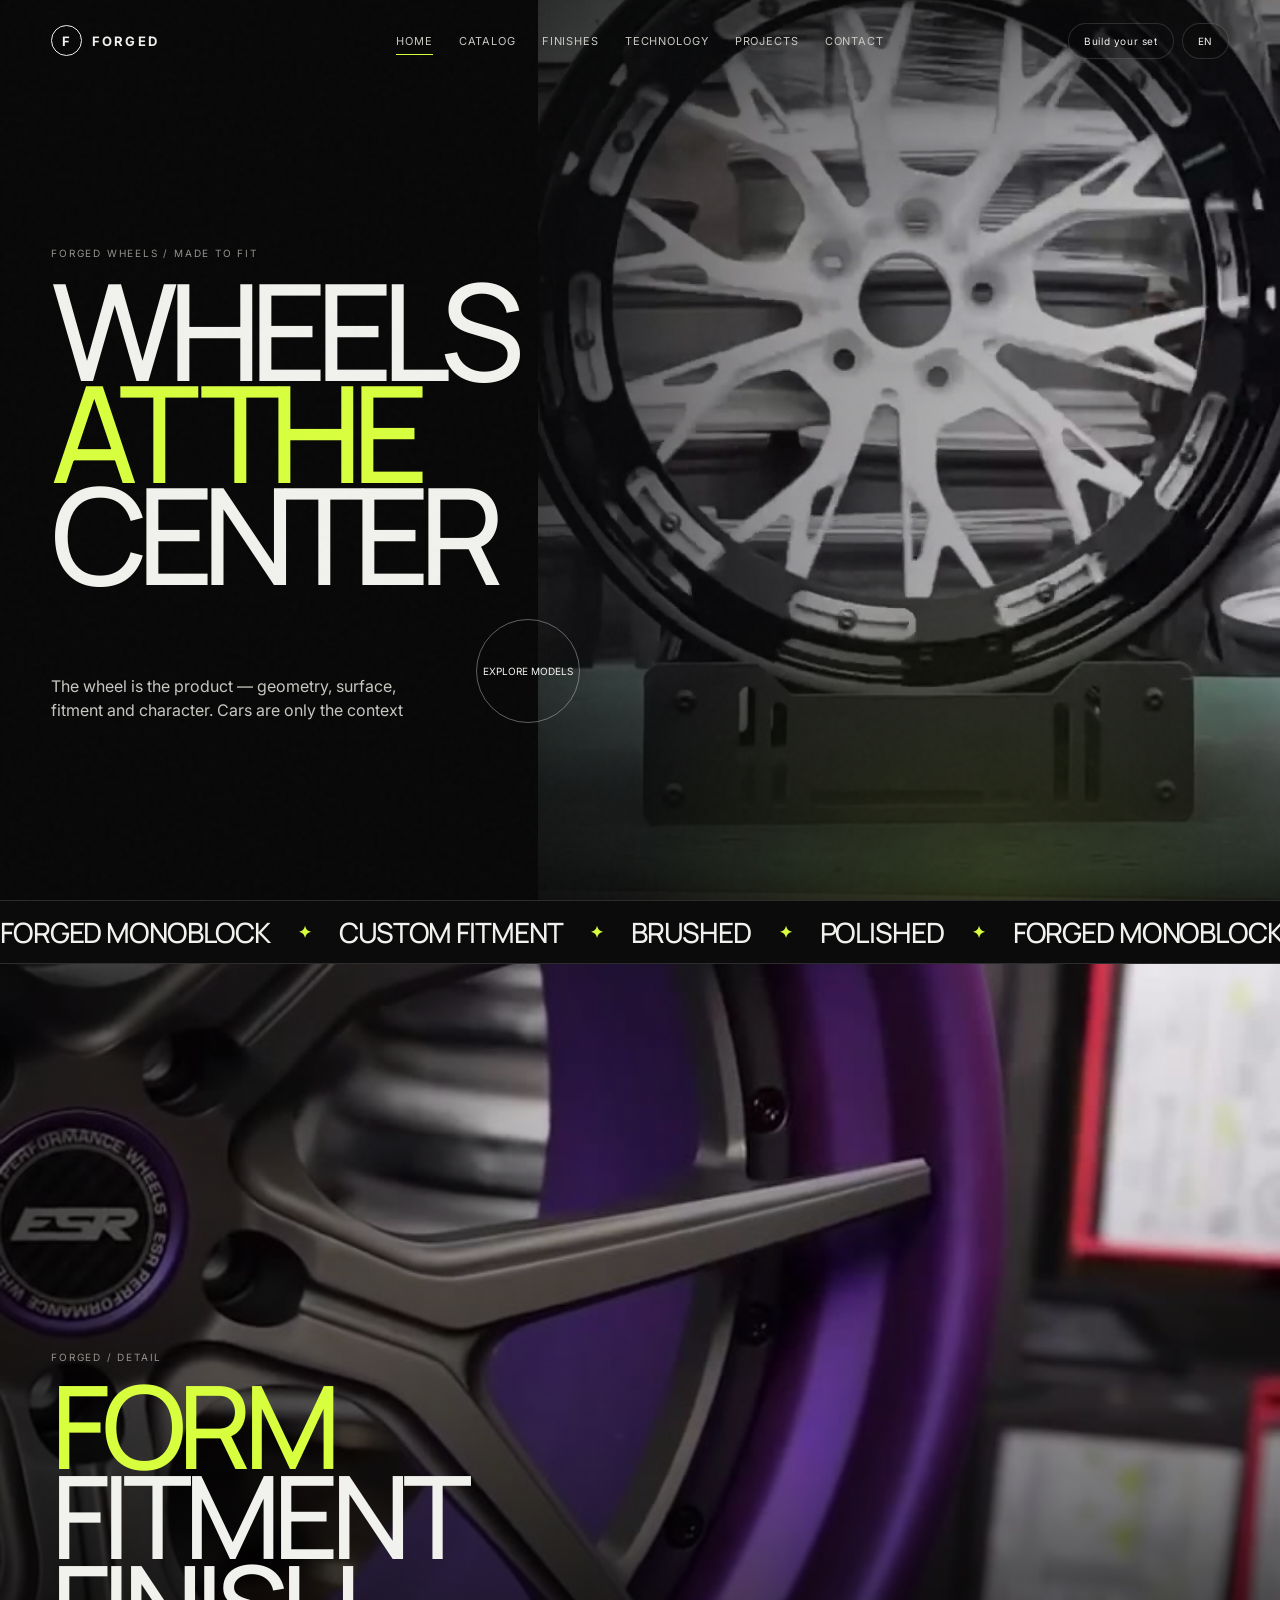
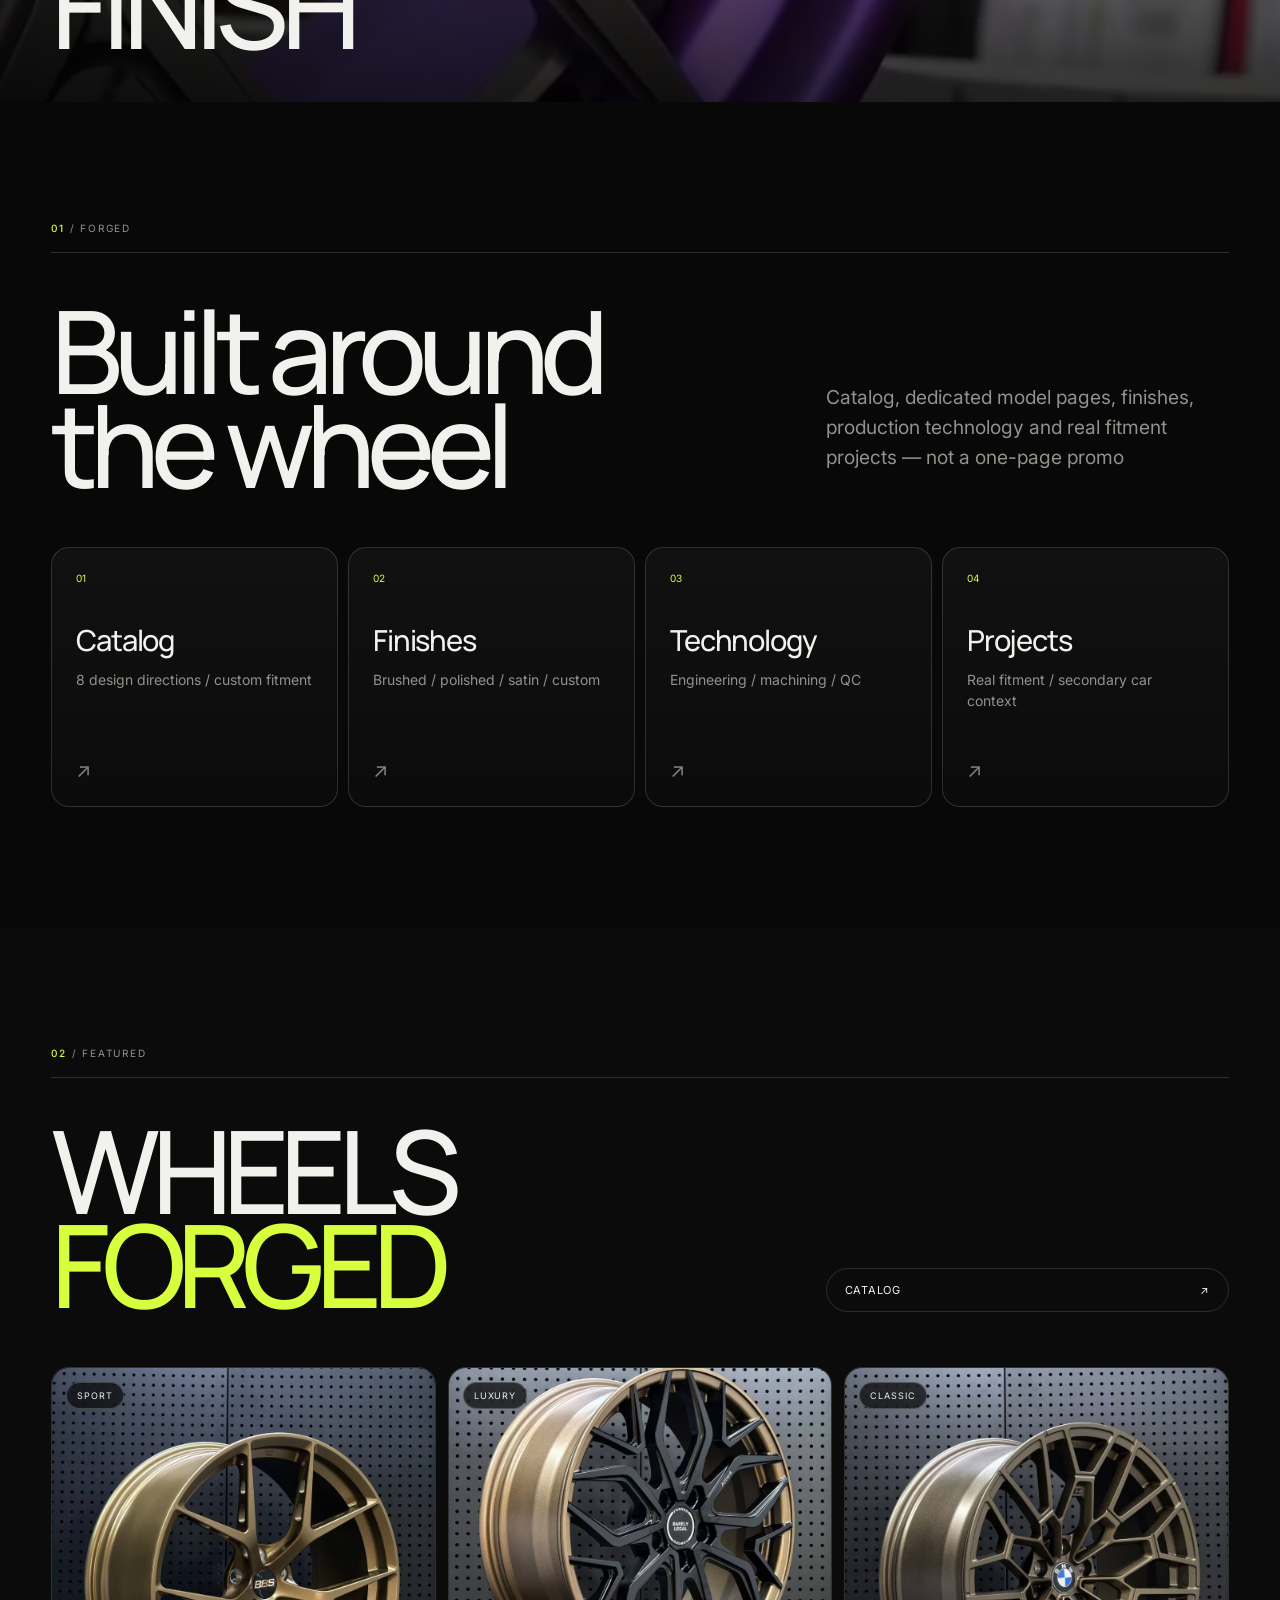
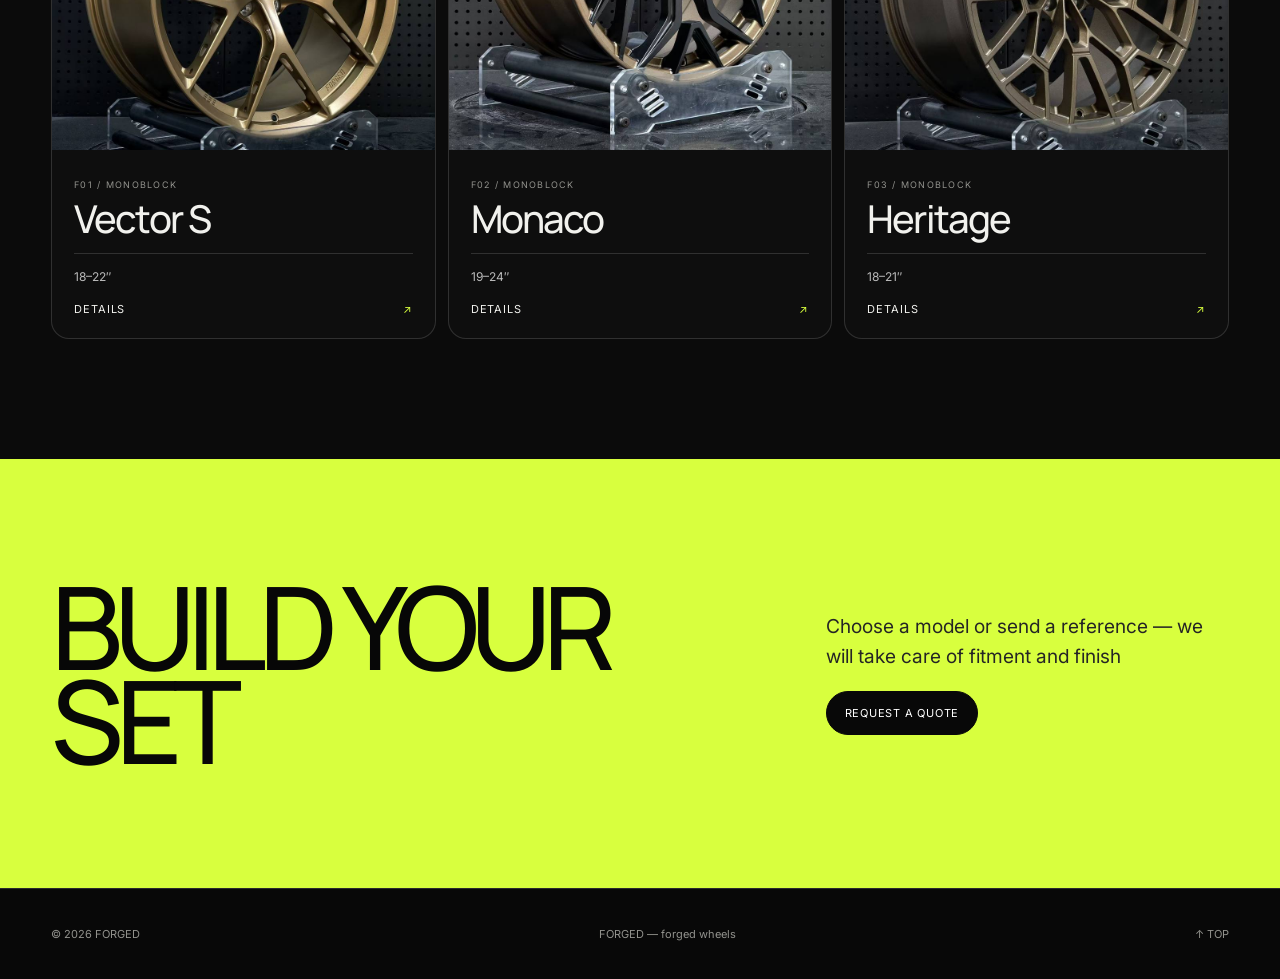
<file: index.html>
<!doctype html>
<html lang="ru">
 <head>
  <meta charset="utf-8"/>
  <meta content="width=device-width,initial-scale=1,viewport-fit=cover" name="viewport"/>
  <meta content="#080808" name="theme-color"/>
  <meta content="dark" name="color-scheme"/>
  <style>html,body{background:#080808;color:#f1f1ed}</style>
  <title>
   FORGED — forged wheels
  </title>
  <link href="assets/hero-bg-poster.jpg" rel="preload" as="image"/>
  <link href="style.css" rel="stylesheet"/>
 </head>
 <body id="top">
  <div class="noise">
  </div>
  <div class="progress">
  </div>
  <header class="header">
   <a class="logo" href="index.html">
    <span class="logo-mark">
     F
    </span>
    <span>
     FORGED
    </span>
   </a>
   <nav class="nav">
    <a class="active" data-i18n="nav_home" href="index.html">
     Главная
    </a>
    <a class="" data-i18n="nav_catalog" href="catalog.html">
     Каталог
    </a>
    <a class="" data-i18n="nav_finishes" href="finishes.html">
     Покрытия
    </a>
    <a class="" data-i18n="nav_tech" href="technology.html">
     Технологии
    </a>
    <a class="" data-i18n="nav_projects" href="projects.html">
     Проекты
    </a>
    <a class="" data-i18n="nav_contact" href="contact.html">
     Контакты
    </a>
   </nav>
   <div class="header-actions">
    <a class="pill cta-pill" data-i18n="quote" href="contact.html">
     Рассчитать комплект
    </a>
    <div class="locale">
     <button class="pill locale-btn" data-locale-label="">
      RU
     </button>
     <div class="locale-menu">
      <button data-lang="ru">
       Русский
      </button>
      <button data-lang="en">
       English
      </button>
      <button data-lang="ja">
       日本語
      </button>
      <button data-lang="zh">
       简体中文
      </button>
     </div>
    </div>
    <button aria-label="Menu" class="menu-btn">
     <span>
     </span>
     <span>
     </span>
    </button>
   </div>
  </header>
  <div class="mobile-menu">
   <a href="index.html">
    <span data-i18n="nav_home">
     Главная
    </span>
    <small>
     01
    </small>
   </a>
   <a href="catalog.html">
    <span data-i18n="nav_catalog">
     Каталог
    </span>
    <small>
     02
    </small>
   </a>
   <a href="finishes.html">
    <span data-i18n="nav_finishes">
     Покрытия
    </span>
    <small>
     03
    </small>
   </a>
   <a href="technology.html">
    <span data-i18n="nav_tech">
     Технологии
    </span>
    <small>
     04
    </small>
   </a>
   <a href="projects.html">
    <span data-i18n="nav_projects">
     Проекты
    </span>
    <small>
     05
    </small>
   </a>
   <a href="contact.html">
    <span data-i18n="nav_contact">
     Контакты
    </span>
    <small>
     06
    </small>
   </a>
   <div style="margin-top:25px">
    <div class="locale">
     <button class="pill locale-btn" data-locale-label="">
      RU
     </button>
     <div class="locale-menu">
      <button data-lang="ru">
       Русский
      </button>
      <button data-lang="en">
       English
      </button>
      <button data-lang="ja">
       日本語
      </button>
      <button data-lang="zh">
       简体中文
      </button>
     </div>
    </div>
   </div>
  </div>
  <main>
   <section class="hero video-hero">
    <div class="hero-video-layer" aria-hidden="true">
        <video
            class="hero-bg-video"
            autoplay
            muted
            loop
            playsinline
            webkit-playsinline
            preload="metadata"
            poster="assets/hero-bg-poster.jpg"
        >
            <source src="assets/hero-bg.mp4" type="video/mp4">
        </video>

        <div class="hero-video-overlay"></div>
        <div class="hero-video-vignette"></div>
    </div>

    <div class="hero-copy">
        <div class="kicker" data-i18n="hero_k">
            FORGED WHEELS / MADE TO FIT
        </div>

        <h1>
            <span data-i18n="hero_a">
                ДИСКИ
            </span>

            <span class="accent" data-i18n="hero_b">
                В ЦЕНТРЕ
            </span>

            <span data-i18n="hero_c">
                ВСЕГО
            </span>
        </h1>

        <div class="hero-sub">
            <p data-i18n="hero_p">
                Не автомобиль как фон для продукта, а сам диск как главный объект — геометрия, поверхность, посадка и характер
            </p>

            <a class="circle-btn" data-i18n="explore" href="catalog.html">
                Смотреть модели
            </a>
        </div>
    </div>
</section>

<section class="ticker">
    <div class="ticker-track">
     <span>
      FORGED MONOBLOCK
     </span>
     <b>
      ✦
     </b>
     <span>
      CUSTOM FITMENT
     </span>
     <b>
      ✦
     </b>
     <span>
      BRUSHED
     </span>
     <b>
      ✦
     </b>
     <span>
      POLISHED
     </span>
     <b>
      ✦
     </b>
     <span>
      FORGED MONOBLOCK
     </span>
     <b>
      ✦
     </b>
     <span>
      CUSTOM FITMENT
     </span>
     <b>
      ✦
     </b>
     <span>
      BRUSHED
     </span>
     <b>
      ✦
     </b>
     <span>
      POLISHED
     </span>
     <b>
      ✦
     </b>
    </div>
   </section>

<section class="video-showcase">
    <video
        class="showcase-video"
        autoplay
        muted
        loop
        playsinline
        webkit-playsinline
        preload="metadata"
        poster="assets/wheel-loop-poster.jpg"
    >
        <source src="assets/wheel-loop.mp4" type="video/mp4">
    </video>

    <div class="showcase-overlay"></div>

    <div class="showcase-copy">
        <span class="kicker">
            FORGED / DETAIL
        </span>

        <strong>
            FORM
            <br>
            FITMENT
            <br>
            FINISH
        </strong>
    </div>
</section>

   <section class="section">
    <div class="section-line kicker">
     <b>
      01
     </b>
     / FORGED
    </div>
    <div class="two-col" style="margin-top:50px">
     <h2 class="display reveal" data-i18n="home_about">
      Сайт построен вокруг диска
     </h2>
     <p class="lead muted reveal" data-i18n="home_about_p">
      Каталог, отдельные страницы моделей, покрытия, технология производства и реальные посадки на автомобилях — без ощущения одностраничного промо-лендинга
     </p>
    </div>
    <div class="feature-grid">
     <a class="feature reveal" href="catalog.html">
      <span class="num">
       01
      </span>
      <h3 data-i18n="nav_catalog">
       Каталог
      </h3>
      <p>
       8 design directions / custom fitment
      </p>
      <span class="go">
       ↗
      </span>
     </a>
     <a class="feature reveal" href="finishes.html">
      <span class="num">
       02
      </span>
      <h3 data-i18n="nav_finishes">
       Покрытия
      </h3>
      <p>
       Brushed / polished / satin / custom
      </p>
      <span class="go">
       ↗
      </span>
     </a>
     <a class="feature reveal" href="technology.html">
      <span class="num">
       03
      </span>
      <h3 data-i18n="nav_tech">
       Технологии
      </h3>
      <p>
       Engineering / machining / QC
      </p>
      <span class="go">
       ↗
      </span>
     </a>
     <a class="feature reveal" href="projects.html">
      <span class="num">
       04
      </span>
      <h3 data-i18n="nav_projects">
       Проекты
      </h3>
      <p>
       Real fitment / secondary car context
      </p>
      <span class="go">
       ↗
      </span>
     </a>
    </div>
   </section>
   <section class="section" style="background:#0b0b0b">
    <div class="section-line kicker">
     <b>
      02
     </b>
     / FEATURED
    </div>
    <div class="two-col" style="margin-top:45px">
     <h2 class="display reveal">
      <span data-i18n="hero_a">
       ДИСКИ
      </span>
      <br/>
      <em>
       FORGED
      </em>
     </h2>
     <a class="btn reveal" href="catalog.html">
      <span data-i18n="nav_catalog">
       Каталог
      </span>
      <span>
       ↗
      </span>
     </a>
    </div>
    <div class="product-strip">
     <a class="product-card reveal" href="model.html?id=f01">
      <div class="product-img">
       <img alt="Vector S" src="assets/BBSWheel.jpg"/>
       <span class="badge">
        sport
       </span>
      </div>
      <div class="product-body">
       <span class="product-code">
        F01 / MONOBLOCK
       </span>
       <h3>
        Vector S
       </h3>
       <div class="meta">
        <span>
         18–22″
        </span>
       </div>
       <div class="product-link">
        <span data-i18n="details">
         Подробнее
        </span>
        <span>
         ↗
        </span>
       </div>
      </div>
     </a>
     <a class="product-card reveal" href="model.html?id=f02">
      <div class="product-img">
       <img alt="Monaco" src="assets/BLWheel.jpg"/>
       <span class="badge">
        luxury
       </span>
      </div>
      <div class="product-body">
       <span class="product-code">
        F02 / MONOBLOCK
       </span>
       <h3>
        Monaco
       </h3>
       <div class="meta">
        <span>
         19–24″
        </span>
       </div>
       <div class="product-link">
        <span data-i18n="details">
         Подробнее
        </span>
        <span>
         ↗
        </span>
       </div>
      </div>
     </a>
     <a class="product-card reveal" href="model.html?id=f03">
      <div class="product-img">
       <img alt="Heritage" src="assets/BMWWheel.jpg"/>
       <span class="badge">
        classic
       </span>
      </div>
      <div class="product-body">
       <span class="product-code">
        F03 / MONOBLOCK
       </span>
       <h3>
        Heritage
       </h3>
       <div class="meta">
        <span>
         18–21″
        </span>
       </div>
       <div class="product-link">
        <span data-i18n="details">
         Подробнее
        </span>
        <span>
         ↗
        </span>
       </div>
      </div>
     </a>
    </div>
   </section>
   <section class="section cta">
    <div class="two-col">
     <h2 class="display reveal" data-i18n="cta_title">
      СОБЕРЁМ ТВОЙ КОМПЛЕКТ
     </h2>
     <div class="reveal">
      <p class="lead" data-i18n="cta_p">
       Выбери модель или просто пришли референс — дальше подберём параметры и отделку
      </p>
      <a class="btn primary" data-i18n="cta_btn" href="contact.html">
       Перейти к расчёту
      </a>
     </div>
    </div>
   </section>
  </main>
  <footer>
   <span>
    ©
    <span data-year="">
    </span>
    FORGED
   </span>
   <span data-i18n="footer">
    FORGED — forged wheels
   </span>
   <a href="#top">
    ↑ TOP
   </a>
  </footer>
  <script src="models.js">
  </script>
  <script src="i18n.js">
  </script>
  <script src="script.js">
  </script>
 </body>
</html>
</file>
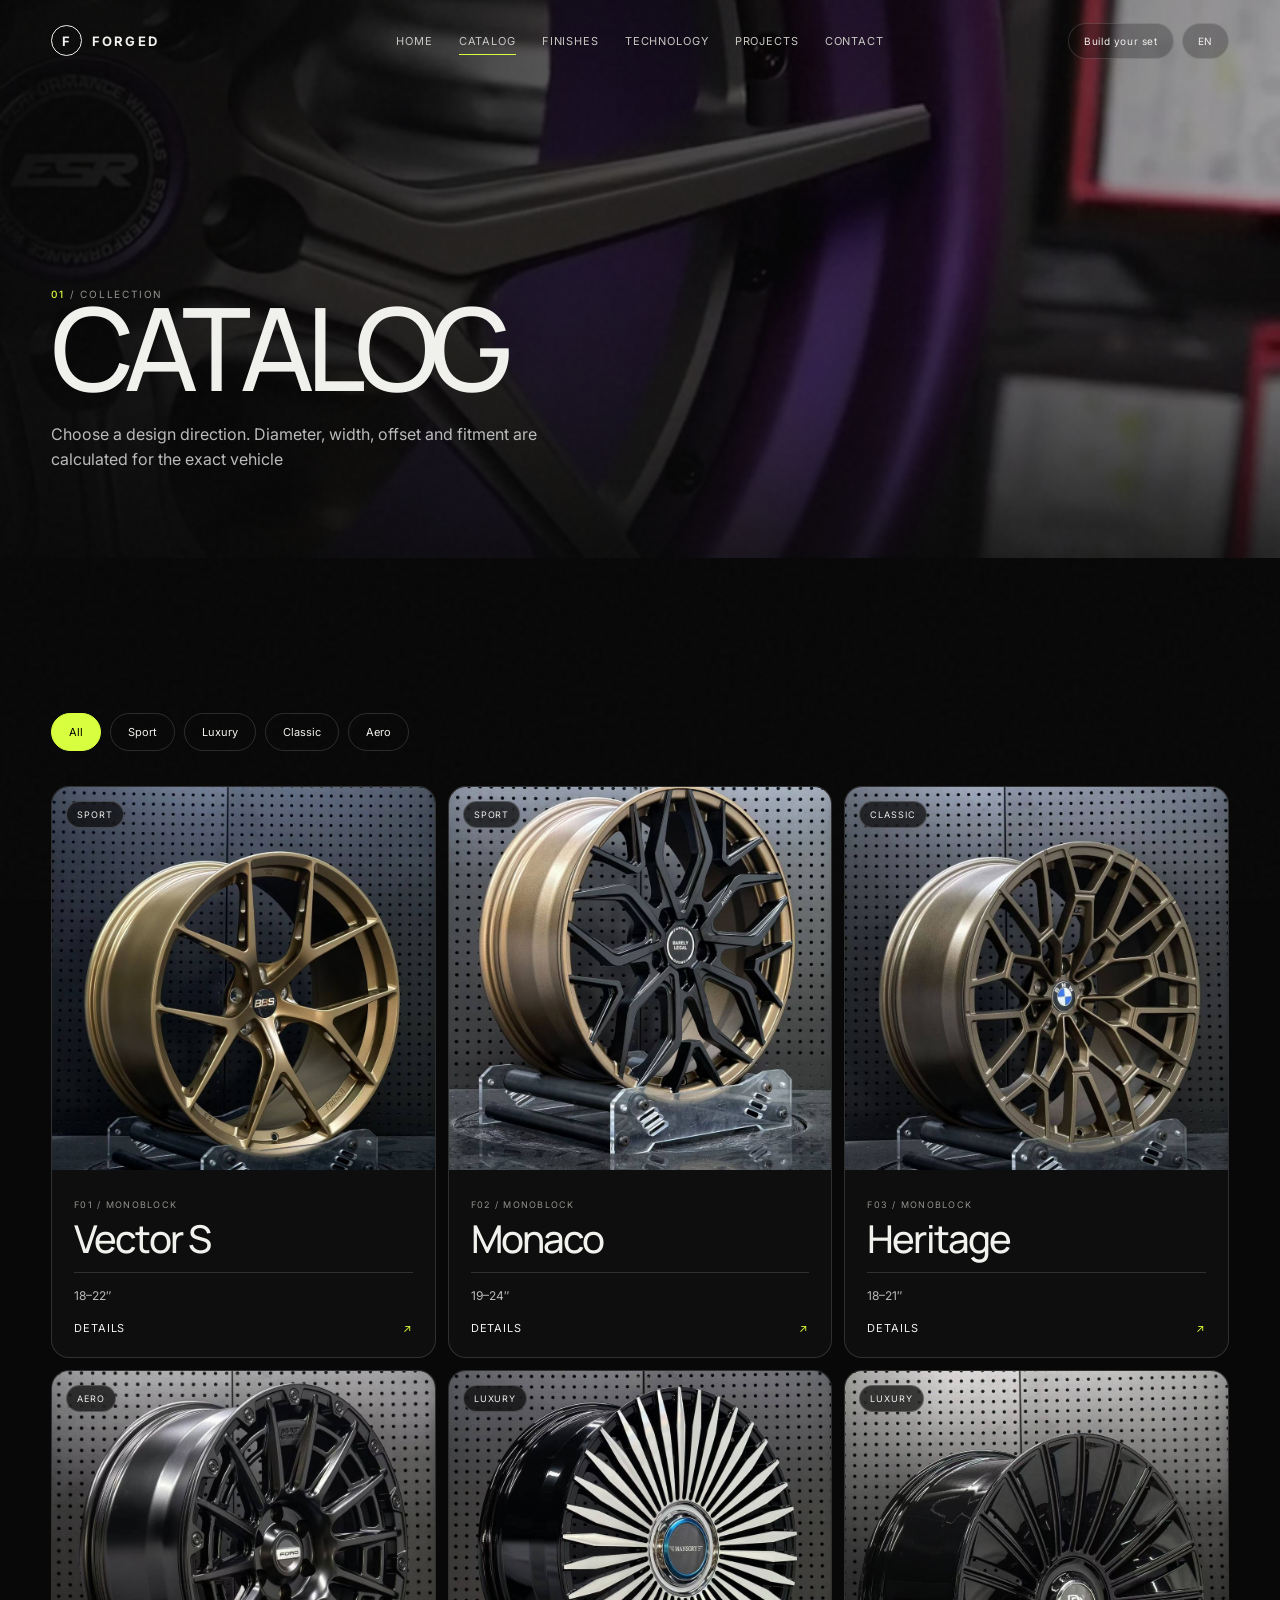
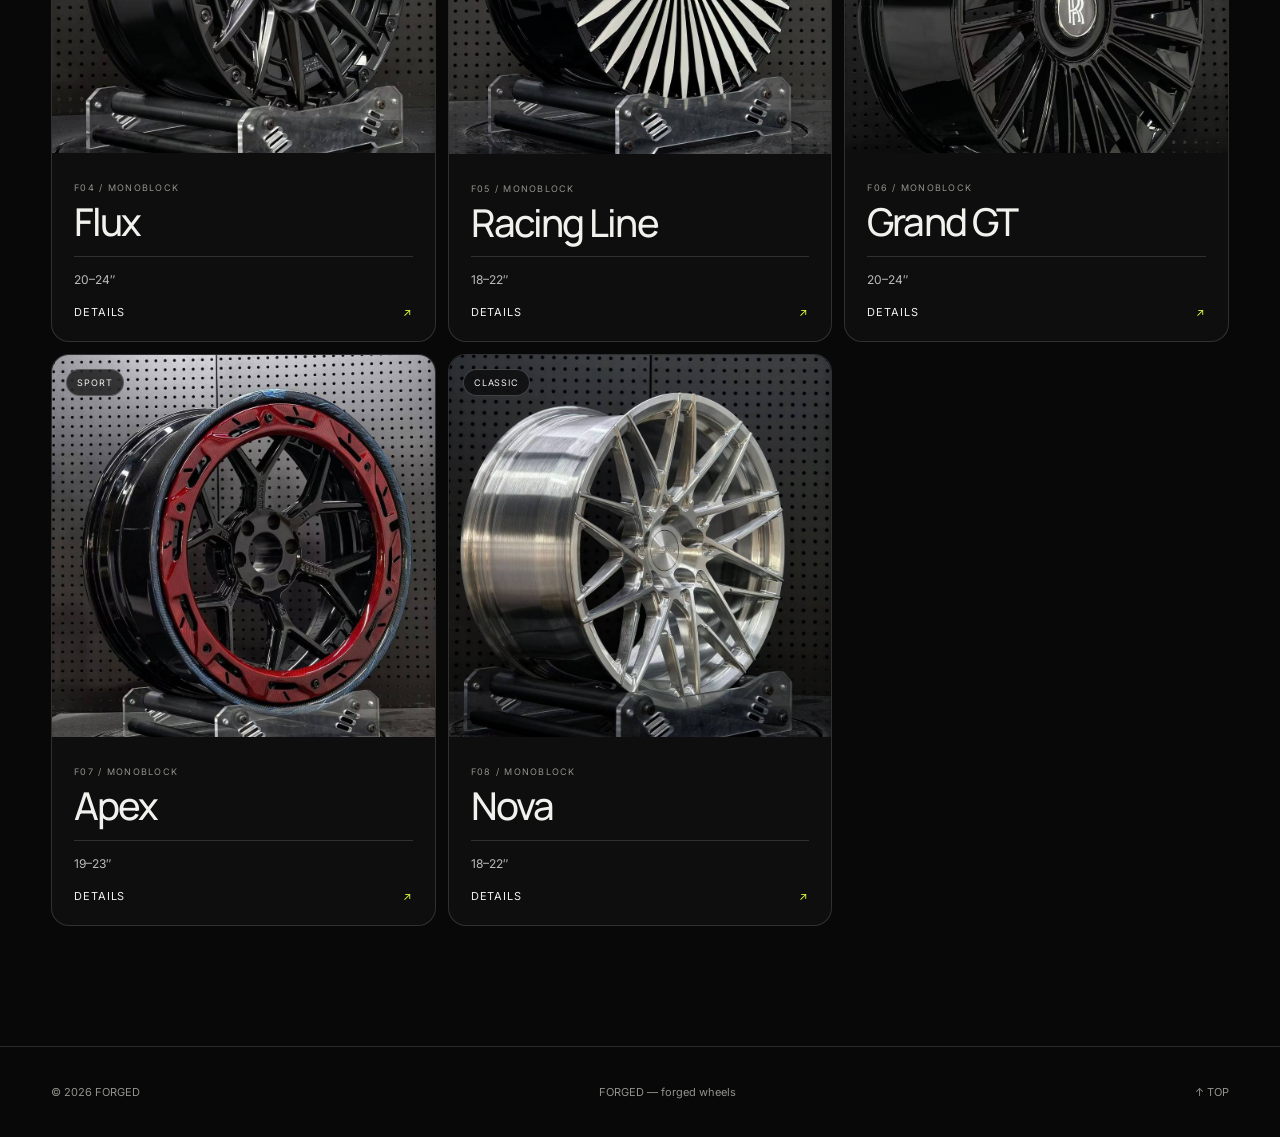
<file: catalog.html>
<!doctype html>
<html lang="ru">
 <head>
  <meta charset="utf-8"/>
  <meta content="width=device-width,initial-scale=1,viewport-fit=cover" name="viewport"/>
  <meta content="#080808" name="theme-color"/>
  <meta content="dark" name="color-scheme"/>
  <style>html,body{background:#080808;color:#f1f1ed}</style>
  <title>
   FORGED — Catalog
  </title>
  <link href="style.css" rel="stylesheet"/>
 </head>
 <body id="top">
  <div class="noise">
  </div>
  <div class="progress">
  </div>
  <header class="header">
   <a class="logo" href="index.html">
    <span class="logo-mark">
     F
    </span>
    <span>
     FORGED
    </span>
   </a>
   <nav class="nav">
    <a class="" data-i18n="nav_home" href="index.html">
     Главная
    </a>
    <a class="active" data-i18n="nav_catalog" href="catalog.html">
     Каталог
    </a>
    <a class="" data-i18n="nav_finishes" href="finishes.html">
     Покрытия
    </a>
    <a class="" data-i18n="nav_tech" href="technology.html">
     Технологии
    </a>
    <a class="" data-i18n="nav_projects" href="projects.html">
     Проекты
    </a>
    <a class="" data-i18n="nav_contact" href="contact.html">
     Контакты
    </a>
   </nav>
   <div class="header-actions">
    <a class="pill cta-pill" data-i18n="quote" href="contact.html">
     Рассчитать комплект
    </a>
    <div class="locale">
     <button class="pill locale-btn" data-locale-label="">
      RU
     </button>
     <div class="locale-menu">
      <button data-lang="ru">
       Русский
      </button>
      <button data-lang="en">
       English
      </button>
      <button data-lang="ja">
       日本語
      </button>
      <button data-lang="zh">
       简体中文
      </button>
     </div>
    </div>
    <button aria-label="Menu" class="menu-btn">
     <span>
     </span>
     <span>
     </span>
    </button>
   </div>
  </header>
  <div class="mobile-menu">
   <a href="index.html">
    <span data-i18n="nav_home">
     Главная
    </span>
    <small>
     01
    </small>
   </a>
   <a href="catalog.html">
    <span data-i18n="nav_catalog">
     Каталог
    </span>
    <small>
     02
    </small>
   </a>
   <a href="finishes.html">
    <span data-i18n="nav_finishes">
     Покрытия
    </span>
    <small>
     03
    </small>
   </a>
   <a href="technology.html">
    <span data-i18n="nav_tech">
     Технологии
    </span>
    <small>
     04
    </small>
   </a>
   <a href="projects.html">
    <span data-i18n="nav_projects">
     Проекты
    </span>
    <small>
     05
    </small>
   </a>
   <a href="contact.html">
    <span data-i18n="nav_contact">
     Контакты
    </span>
    <small>
     06
    </small>
   </a>
   <div style="margin-top:25px">
    <div class="locale">
     <button class="pill locale-btn" data-locale-label="">
      RU
     </button>
     <div class="locale-menu">
      <button data-lang="ru">
       Русский
      </button>
      <button data-lang="en">
       English
      </button>
      <button data-lang="ja">
       日本語
      </button>
      <button data-lang="zh">
       简体中文
      </button>
     </div>
    </div>
   </div>
  </div>
  <main>
   <section class="page-hero">
    <div class="page-hero-media" aria-hidden="true">
     <video class="page-hero-video" autoplay muted loop playsinline webkit-playsinline preload="metadata" poster="assets/wheel-loop-poster.jpg">
      <source src="assets/wheel-loop.mp4" type="video/mp4"/>
     </video>
     <div class="page-hero-shade"></div>
    </div>
    <div class="content">
     <div class="kicker">
      <b>
       01
      </b>
      / COLLECTION
     </div>
     <h1 class="display" data-i18n="cat_title">
      КАТАЛОГ
     </h1>
     <p data-i18n="cat_p">
      Выбирай направление дизайна. Размер, ширина, ET и посадка рассчитываются под конкретный автомобиль
     </p>
    </div>
   </section>
   <section class="section">
    <div class="filters reveal">
     <button class="filter active" data-filter="all" data-i18n="all">
      Все
     </button>
     <button class="filter" data-filter="sport" data-i18n="sport">
      Sport
     </button>
     <button class="filter" data-filter="luxury" data-i18n="luxury">
      Luxury
     </button>
     <button class="filter" data-filter="classic" data-i18n="classic">
      Classic
     </button>
     <button class="filter" data-filter="aero" data-i18n="aero">
      Aero
     </button>
    </div>
    <div class="catalog-grid">
     <a class="product-card reveal" data-category="sport" href="model.html?id=f01">
      <div class="product-img">
       <img alt="Vector S" src="assets/BBSWheel.jpg"/>
       <span class="badge">
        sport
       </span>
      </div>
      <div class="product-body">
       <span class="product-code">
        F01 / MONOBLOCK
       </span>
       <h3>
        Vector S
       </h3>
       <div class="meta">
        <span>
         18–22″
        </span>
       </div>
       <div class="product-link">
        <span data-i18n="details">
         Подробнее
        </span>
        <span>
         ↗
        </span>
       </div>
      </div>
     </a>
     <a class="product-card reveal" data-category="sport" href="model.html?id=f02">
      <div class="product-img">
       <img alt="Monaco" src="assets/BLWheel.jpg"/>
       <span class="badge">
        sport
       </span>
      </div>
      <div class="product-body">
       <span class="product-code">
        F02 / MONOBLOCK
       </span>
       <h3>
        Monaco
       </h3>
       <div class="meta">
        <span>
         19–24″
        </span>
       </div>
       <div class="product-link">
        <span data-i18n="details">
         Подробнее
        </span>
        <span>
         ↗
        </span>
       </div>
      </div>
     </a>
     <a class="product-card reveal" data-category="classic" href="model.html?id=f03">
      <div class="product-img">
       <img alt="Heritage" src="assets/BMWWheel.jpg"/>
       <span class="badge">
        classic
       </span>
      </div>
      <div class="product-body">
       <span class="product-code">
        F03 / MONOBLOCK
       </span>
       <h3>
        Heritage
       </h3>
       <div class="meta">
        <span>
         18–21″
        </span>
       </div>
       <div class="product-link">
        <span data-i18n="details">
         Подробнее
        </span>
        <span>
         ↗
        </span>
       </div>
      </div>
     </a>
     <a class="product-card reveal" data-category="aero" href="model.html?id=f04">
      <div class="product-img">
       <img alt="Flux" src="assets/FordWheel.jpg"/>
       <span class="badge">
        aero
       </span>
      </div>
      <div class="product-body">
       <span class="product-code">
        F04 / MONOBLOCK
       </span>
       <h3>
        Flux
       </h3>
       <div class="meta">
        <span>
         20–24″
        </span>
       </div>
       <div class="product-link">
        <span data-i18n="details">
         Подробнее
        </span>
        <span>
         ↗
        </span>
       </div>
      </div>
     </a>
     <a class="product-card reveal" data-category="luxury" href="model.html?id=f05">
      <div class="product-img">
       <img alt="Racing Line" src="assets/MansoryWheel.jpg"/>
       <span class="badge">
        luxury
       </span>
      </div>
      <div class="product-body">
       <span class="product-code">
        F05 / MONOBLOCK
       </span>
       <h3>
        Racing Line
       </h3>
       <div class="meta">
        <span>
         18–22″
        </span>
       </div>
       <div class="product-link">
        <span data-i18n="details">
         Подробнее
        </span>
        <span>
         ↗
        </span>
       </div>
      </div>
     </a>
     <a class="product-card reveal" data-category="luxury" href="model.html?id=f06">
      <div class="product-img">
       <img alt="Grand GT" src="assets/RRWheel.jpg"/>
       <span class="badge">
        luxury
       </span>
      </div>
      <div class="product-body">
       <span class="product-code">
        F06 / MONOBLOCK
       </span>
       <h3>
        Grand GT
       </h3>
       <div class="meta">
        <span>
         20–24″
        </span>
       </div>
       <div class="product-link">
        <span data-i18n="details">
         Подробнее
        </span>
        <span>
         ↗
        </span>
       </div>
      </div>
     </a>
     <a class="product-card reveal" data-category="sport" href="model.html?id=f07">
      <div class="product-img">
       <img alt="Apex" src="assets/RedWheel.jpg"/>
       <span class="badge">
        sport
       </span>
      </div>
      <div class="product-body">
       <span class="product-code">
        F07 / MONOBLOCK
       </span>
       <h3>
        Apex
       </h3>
       <div class="meta">
        <span>
         19–23″
        </span>
       </div>
       <div class="product-link">
        <span data-i18n="details">
         Подробнее
        </span>
        <span>
         ↗
        </span>
       </div>
      </div>
     </a>
     <a class="product-card reveal" data-category="classic" href="model.html?id=f08">
      <div class="product-img">
       <img alt="Nova" src="assets/SilverWheel.jpg"/>
       <span class="badge">
        classic
       </span>
      </div>
      <div class="product-body">
       <span class="product-code">
        F08 / MONOBLOCK
       </span>
       <h3>
        Nova
       </h3>
       <div class="meta">
        <span>
         18–22″
        </span>
       </div>
       <div class="product-link">
        <span data-i18n="details">
         Подробнее
        </span>
        <span>
         ↗
        </span>
       </div>
      </div>
     </a>
    </div>
   </section>
  </main>
  <script>
   document.addEventListener('DOMContentLoaded',()=>{const bs=document.querySelectorAll('.filter'),cs=document.querySelectorAll('.product-card');bs.forEach(b=>b.onclick=()=>{bs.forEach(x=>x.classList.remove('active'));b.classList.add('active');const f=b.dataset.filter;cs.forEach(c=>c.classList.toggle('hidden',f!=='all'&&c.dataset.category!==f))})})
  </script>
  <footer>
   <span>
    ©
    <span data-year="">
    </span>
    FORGED
   </span>
   <span data-i18n="footer">
    FORGED — forged wheels
   </span>
   <a href="#top">
    ↑ TOP
   </a>
  </footer>
  <script src="models.js">
  </script>
  <script src="i18n.js">
  </script>
  <script src="script.js">
  </script>
 </body>
</html>
</file>
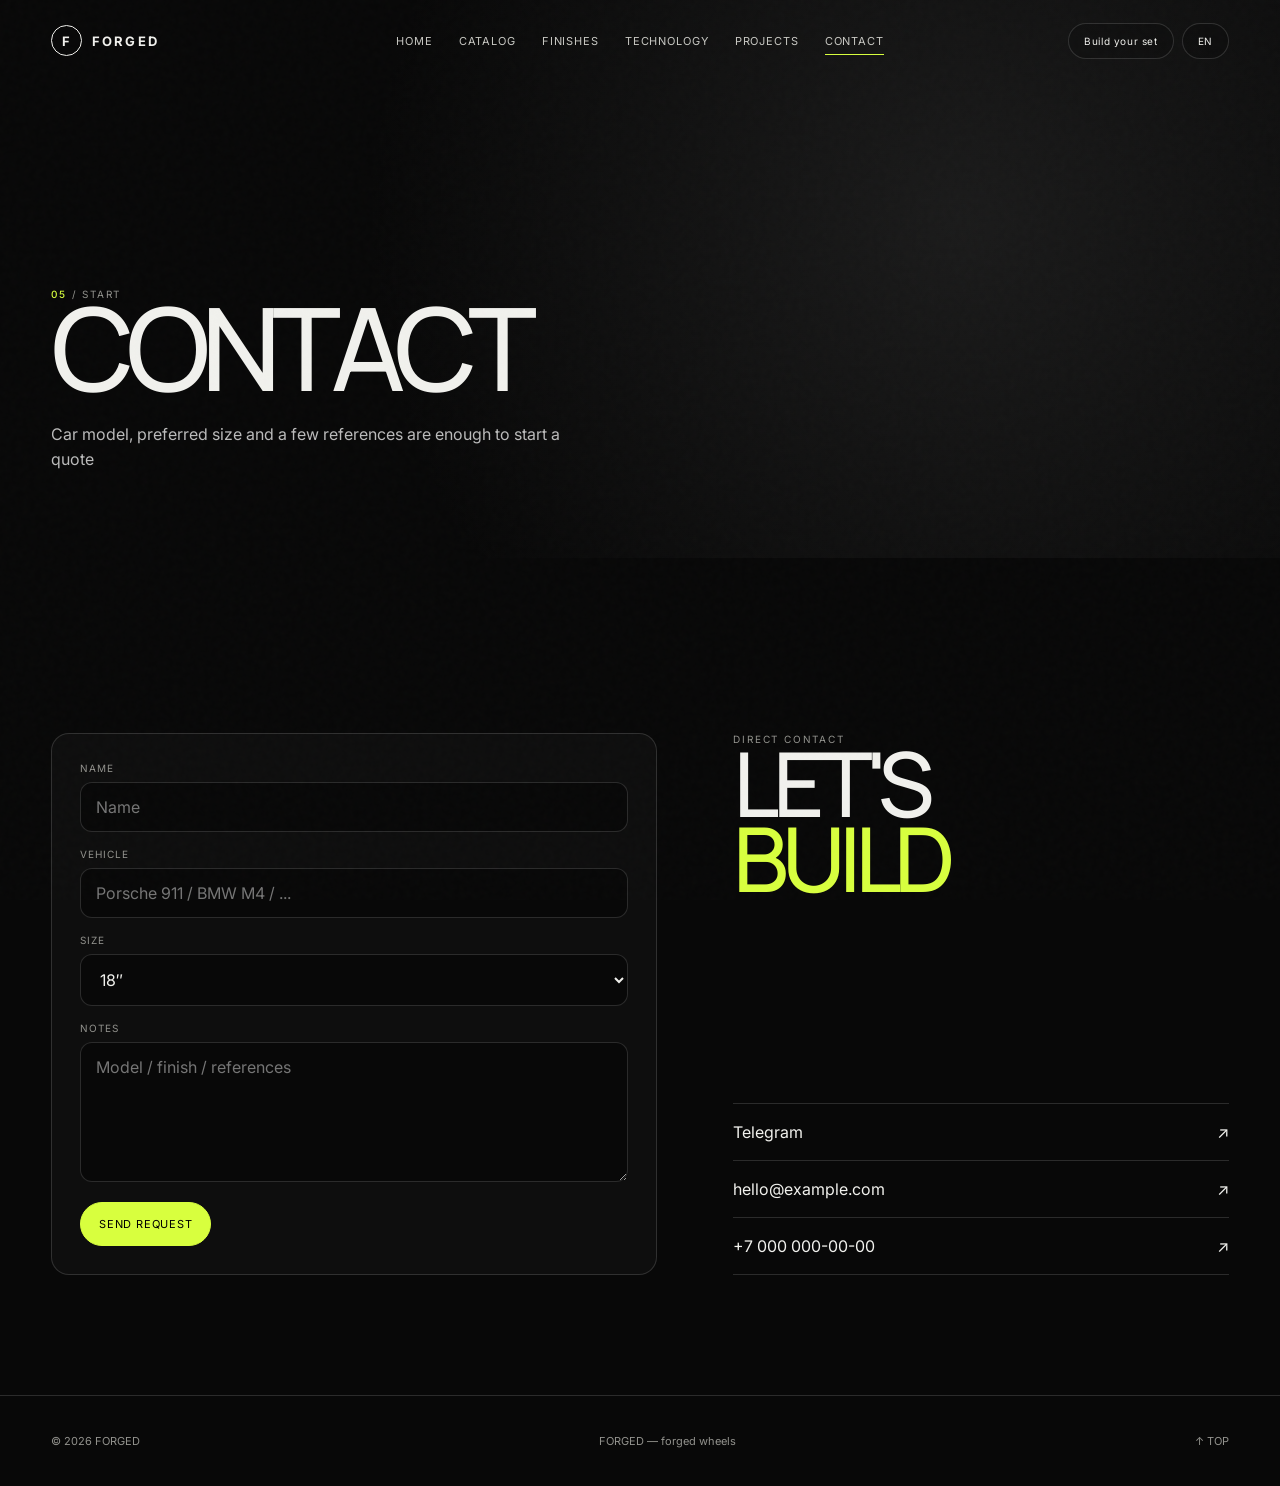
<file: contact.html>
<!doctype html>
<html lang="ru">
 <head>
  <meta charset="utf-8"/>
  <meta content="width=device-width,initial-scale=1,viewport-fit=cover" name="viewport"/>
  <meta content="#080808" name="theme-color"/>
  <meta content="dark" name="color-scheme"/>
  <style>html,body{background:#080808;color:#f1f1ed}</style>
  <title>
   FORGED — Contact
  </title>
  <link href="style.css" rel="stylesheet"/>
 </head>
 <body id="top">
  <div class="noise">
  </div>
  <div class="progress">
  </div>
  <header class="header">
   <a class="logo" href="index.html">
    <span class="logo-mark">
     F
    </span>
    <span>
     FORGED
    </span>
   </a>
   <nav class="nav">
    <a class="" data-i18n="nav_home" href="index.html">
     Главная
    </a>
    <a class="" data-i18n="nav_catalog" href="catalog.html">
     Каталог
    </a>
    <a class="" data-i18n="nav_finishes" href="finishes.html">
     Покрытия
    </a>
    <a class="" data-i18n="nav_tech" href="technology.html">
     Технологии
    </a>
    <a class="" data-i18n="nav_projects" href="projects.html">
     Проекты
    </a>
    <a class="active" data-i18n="nav_contact" href="contact.html">
     Контакты
    </a>
   </nav>
   <div class="header-actions">
    <a class="pill cta-pill" data-i18n="quote" href="contact.html">
     Рассчитать комплект
    </a>
    <div class="locale">
     <button class="pill locale-btn" data-locale-label="">
      RU
     </button>
     <div class="locale-menu">
      <button data-lang="ru">
       Русский
      </button>
      <button data-lang="en">
       English
      </button>
      <button data-lang="ja">
       日本語
      </button>
      <button data-lang="zh">
       简体中文
      </button>
     </div>
    </div>
    <button aria-label="Menu" class="menu-btn">
     <span>
     </span>
     <span>
     </span>
    </button>
   </div>
  </header>
  <div class="mobile-menu">
   <a href="index.html">
    <span data-i18n="nav_home">
     Главная
    </span>
    <small>
     01
    </small>
   </a>
   <a href="catalog.html">
    <span data-i18n="nav_catalog">
     Каталог
    </span>
    <small>
     02
    </small>
   </a>
   <a href="finishes.html">
    <span data-i18n="nav_finishes">
     Покрытия
    </span>
    <small>
     03
    </small>
   </a>
   <a href="technology.html">
    <span data-i18n="nav_tech">
     Технологии
    </span>
    <small>
     04
    </small>
   </a>
   <a href="projects.html">
    <span data-i18n="nav_projects">
     Проекты
    </span>
    <small>
     05
    </small>
   </a>
   <a href="contact.html">
    <span data-i18n="nav_contact">
     Контакты
    </span>
    <small>
     06
    </small>
   </a>
   <div style="margin-top:25px">
    <div class="locale">
     <button class="pill locale-btn" data-locale-label="">
      RU
     </button>
     <div class="locale-menu">
      <button data-lang="ru">
       Русский
      </button>
      <button data-lang="en">
       English
      </button>
      <button data-lang="ja">
       日本語
      </button>
      <button data-lang="zh">
       简体中文
      </button>
     </div>
    </div>
   </div>
  </div>
  <main>
   <section class="page-hero">
    <div class="content">
     <div class="kicker">
      <b>
       05
      </b>
      / START
     </div>
     <h1 class="display" data-i18n="contact_title">
      СВЯЗАТЬСЯ
     </h1>
     <p data-i18n="contact_p">
      Модель автомобиля, желаемый размер и пара референсов — этого достаточно, чтобы начать расчёт
     </p>
    </div>
   </section>
   <section class="section">
    <div class="contact-wrap">
     <form class="contact-panel reveal" onsubmit="event.preventDefault();alert('Demo form — connect Telegram/email endpoint before production')">
      <label data-i18n="name">
       Имя
      </label>
      <input placeholder="Name" required=""/>
      <label data-i18n="car">
       Автомобиль
      </label>
      <input placeholder="Porsche 911 / BMW M4 / ..." required=""/>
      <label data-i18n="size">
       Размер
      </label>
      <select>
       <option>
        18″
       </option>
       <option>
        19″
       </option>
       <option>
        20″
       </option>
       <option>
        21″
       </option>
       <option>
        22″
       </option>
       <option>
        23–24″
       </option>
      </select>
      <label data-i18n="message">
       Комментарий
      </label>
      <textarea placeholder="Model / finish / references"></textarea>
      <button class="btn primary" data-i18n="send" type="submit">
       Отправить запрос
      </button>
     </form>
     <div class="contact-side reveal">
      <div>
       <div class="kicker">
        DIRECT CONTACT
       </div>
       <h2>
        LET'S
        <br/>
        <span style="color:var(--accent)">
         BUILD
        </span>
       </h2>
      </div>
      <div class="contact-links">
       <a href="https://t.me/your_username" target="_blank">
        <span>
         Telegram
        </span>
        <span>
         ↗
        </span>
       </a>
       <a href="mailto:hello@example.com">
        <span>
         hello@example.com
        </span>
        <span>
         ↗
        </span>
       </a>
       <a href="tel:+70000000000">
        <span>
         +7 000 000-00-00
        </span>
        <span>
         ↗
        </span>
       </a>
      </div>
     </div>
    </div>
   </section>
  </main>
  <footer>
   <span>
    ©
    <span data-year="">
    </span>
    FORGED
   </span>
   <span data-i18n="footer">
    FORGED — forged wheels
   </span>
   <a href="#top">
    ↑ TOP
   </a>
  </footer>
  <script src="models.js">
  </script>
  <script src="i18n.js">
  </script>
  <script src="script.js">
  </script>
 </body>
</html>
</file>
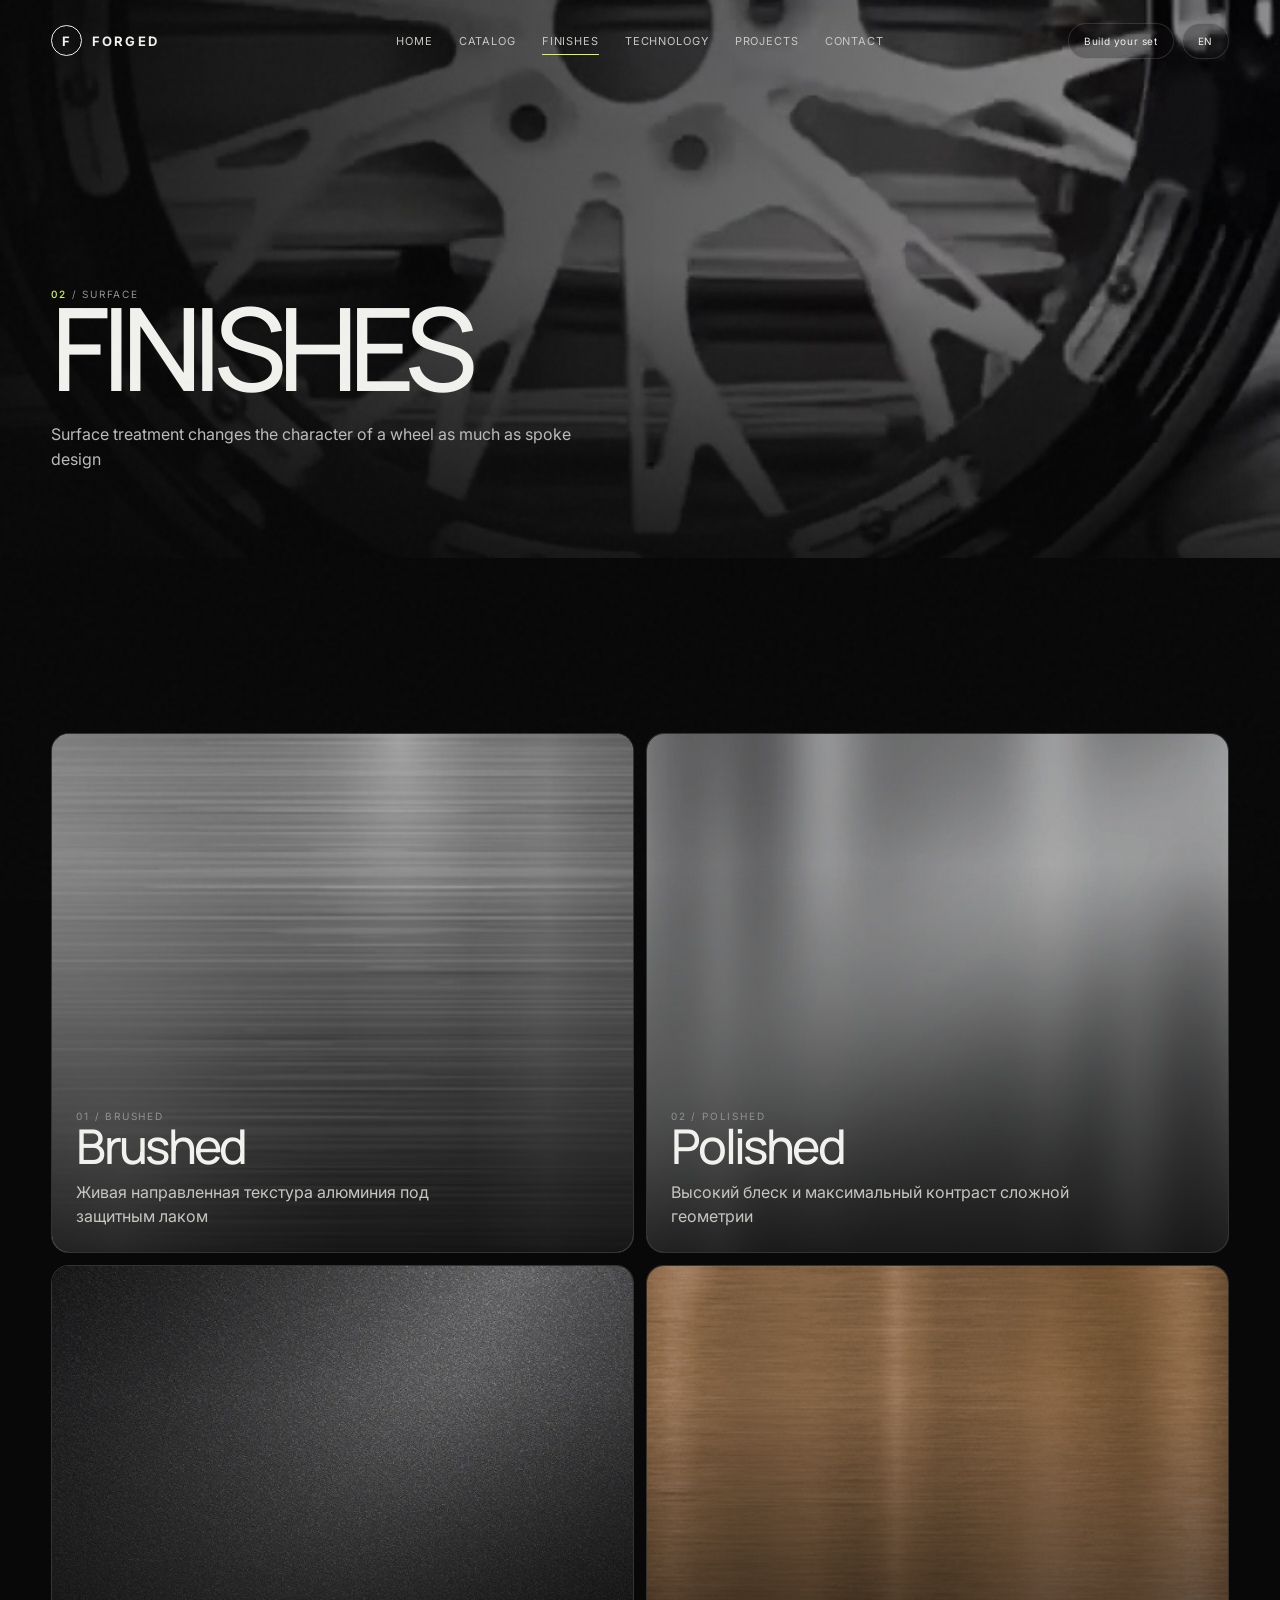
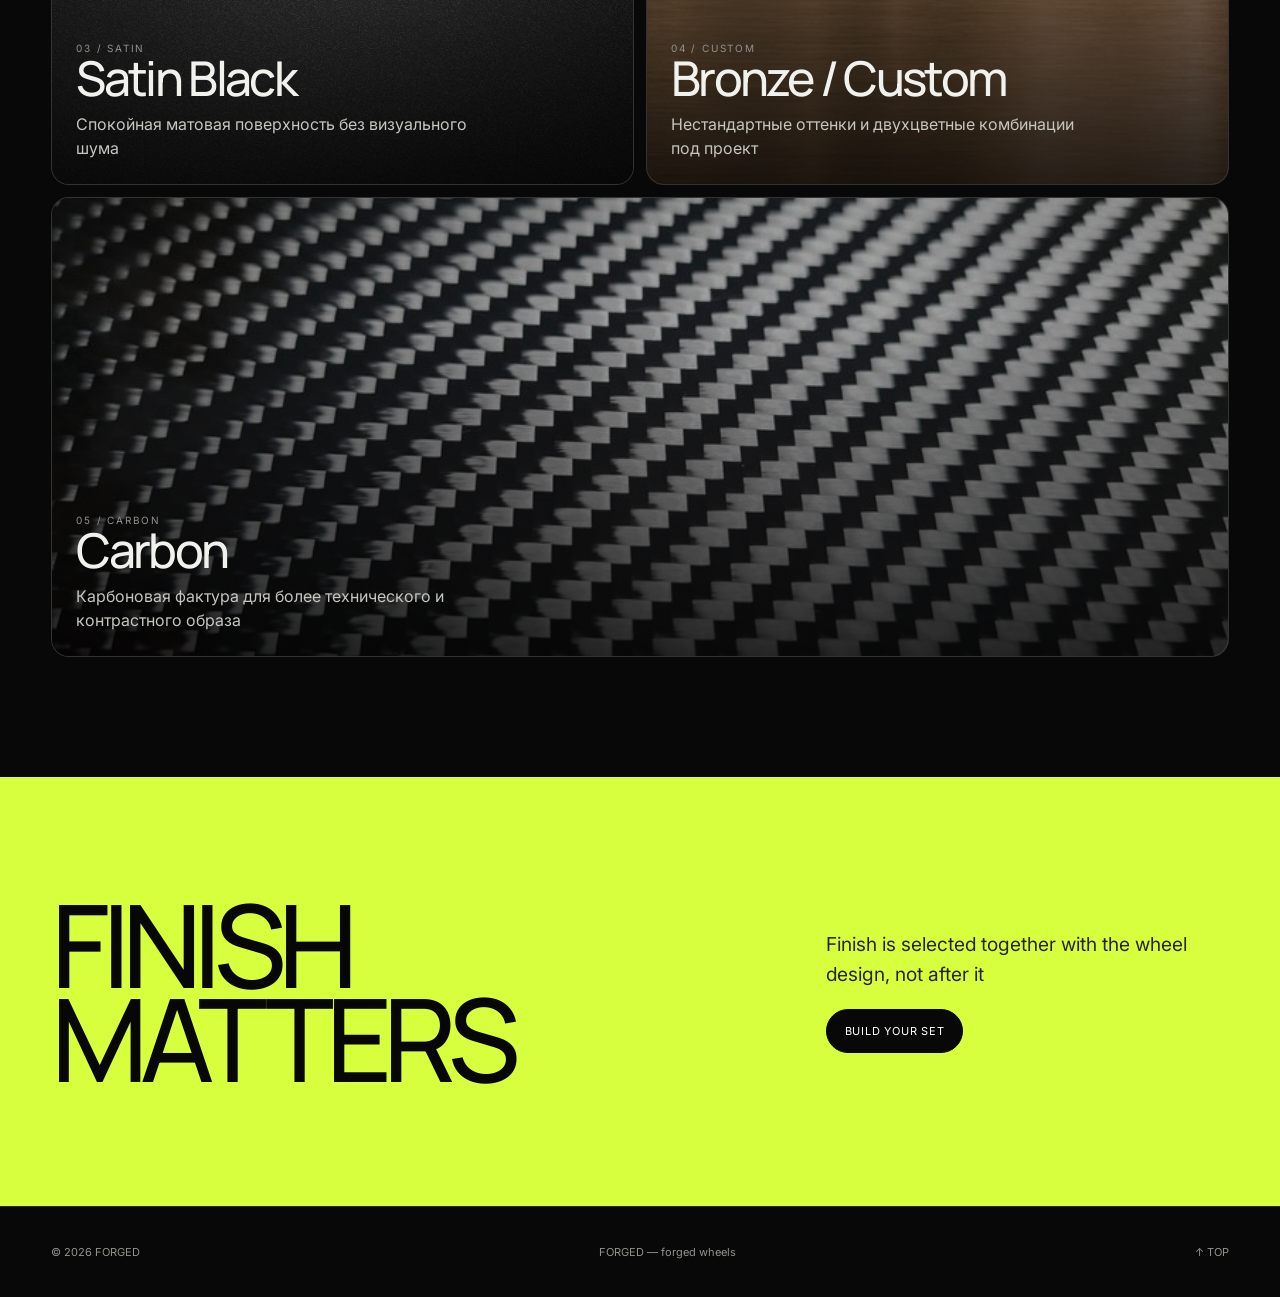
<file: finishes.html>
<!doctype html>
<html lang="ru">
 <head>
  <meta charset="utf-8"/>
  <meta content="width=device-width,initial-scale=1,viewport-fit=cover" name="viewport"/>
  <meta content="#080808" name="theme-color"/>
  <meta content="dark" name="color-scheme"/>
  <style>html,body{background:#080808;color:#f1f1ed}</style>
  <title>
   FORGED — Finishes
  </title>
  <link href="style.css" rel="stylesheet"/>
 </head>
 <body id="top">
  <div class="noise">
  </div>
  <div class="progress">
  </div>
  <header class="header">
   <a class="logo" href="index.html">
    <span class="logo-mark">
     F
    </span>
    <span>
     FORGED
    </span>
   </a>
   <nav class="nav">
    <a class="" data-i18n="nav_home" href="index.html">
     Главная
    </a>
    <a class="" data-i18n="nav_catalog" href="catalog.html">
     Каталог
    </a>
    <a class="active" data-i18n="nav_finishes" href="finishes.html">
     Покрытия
    </a>
    <a class="" data-i18n="nav_tech" href="technology.html">
     Технологии
    </a>
    <a class="" data-i18n="nav_projects" href="projects.html">
     Проекты
    </a>
    <a class="" data-i18n="nav_contact" href="contact.html">
     Контакты
    </a>
   </nav>
   <div class="header-actions">
    <a class="pill cta-pill" data-i18n="quote" href="contact.html">
     Рассчитать комплект
    </a>
    <div class="locale">
     <button class="pill locale-btn" data-locale-label="">
      RU
     </button>
     <div class="locale-menu">
      <button data-lang="ru">
       Русский
      </button>
      <button data-lang="en">
       English
      </button>
      <button data-lang="ja">
       日本語
      </button>
      <button data-lang="zh">
       简体中文
      </button>
     </div>
    </div>
    <button aria-label="Menu" class="menu-btn">
     <span>
     </span>
     <span>
     </span>
    </button>
   </div>
  </header>
  <div class="mobile-menu">
   <a href="index.html">
    <span data-i18n="nav_home">
     Главная
    </span>
    <small>
     01
    </small>
   </a>
   <a href="catalog.html">
    <span data-i18n="nav_catalog">
     Каталог
    </span>
    <small>
     02
    </small>
   </a>
   <a href="finishes.html">
    <span data-i18n="nav_finishes">
     Покрытия
    </span>
    <small>
     03
    </small>
   </a>
   <a href="technology.html">
    <span data-i18n="nav_tech">
     Технологии
    </span>
    <small>
     04
    </small>
   </a>
   <a href="projects.html">
    <span data-i18n="nav_projects">
     Проекты
    </span>
    <small>
     05
    </small>
   </a>
   <a href="contact.html">
    <span data-i18n="nav_contact">
     Контакты
    </span>
    <small>
     06
    </small>
   </a>
   <div style="margin-top:25px">
    <div class="locale">
     <button class="pill locale-btn" data-locale-label="">
      RU
     </button>
     <div class="locale-menu">
      <button data-lang="ru">
       Русский
      </button>
      <button data-lang="en">
       English
      </button>
      <button data-lang="ja">
       日本語
      </button>
      <button data-lang="zh">
       简体中文
      </button>
     </div>
    </div>
   </div>
  </div>
  <main>
   <section class="page-hero">
    <div class="page-hero-media" aria-hidden="true">
     <video class="page-hero-video" autoplay muted loop playsinline webkit-playsinline preload="metadata" poster="assets/hero-bg-poster.jpg">
      <source src="assets/hero-bg.mp4" type="video/mp4"/>
     </video>
     <div class="page-hero-shade"></div>
    </div>
    <div class="content">
     <div class="kicker">
      <b>
       02
      </b>
      / SURFACE
     </div>
     <h1 class="display" data-i18n="fin_title">
      ПОКРЫТИЯ
     </h1>
     <p data-i18n="fin_p">
      Финиш меняет характер диска не меньше, чем форма спиц
     </p>
    </div>
   </section>
   <section class="section">
    <div class="finish-grid">
     <article class="finish-card brushed reveal">
      <div class="surface">
       <img alt="Brushed aluminium finish" src="assets/finish-brushed.jpg"/>
      </div>
      <div class="finish-content">
       <div class="kicker">
        01 / BRUSHED
       </div>
       <h3>
        Brushed
       </h3>
       <p>
        Живая направленная текстура алюминия под защитным лаком
       </p>
      </div>
     </article>
     <article class="finish-card reveal">
      <div class="surface">
       <img alt="Polished metal finish" src="assets/finish-polished.webp"/>
      </div>
      <div class="finish-content">
       <div class="kicker">
        02 / POLISHED
       </div>
       <h3>
        Polished
       </h3>
       <p>
        Высокий блеск и максимальный контраст сложной геометрии
       </p>
      </div>
     </article>
     <article class="finish-card black reveal">
      <div class="surface">
       <img alt="Satin black finish" src="assets/finish-satin-black.jpg"/>
      </div>
      <div class="finish-content">
       <div class="kicker">
        03 / SATIN
       </div>
       <h3>
        Satin Black
       </h3>
       <p>
        Спокойная матовая поверхность без визуального шума
       </p>
      </div>
     </article>
     <article class="finish-card bronze reveal">
      <div class="surface">
       <img alt="Bronze finish" src="assets/finish-bronze.jpg"/>
      </div>
      <div class="finish-content">
       <div class="kicker">
        04 / CUSTOM
       </div>
       <h3>
        Bronze / Custom
       </h3>
       <p>
        Нестандартные оттенки и двухцветные комбинации под проект
       </p>
      </div>
     </article>

     <article class="finish-card carbon reveal">
      <div class="surface">
       <img alt="Carbon finish" src="assets/finish-carbon.jpg"/>
      </div>
      <div class="finish-content">
       <div class="kicker">
        05 / CARBON
       </div>
       <h3>
        Carbon
       </h3>
       <p>
        Карбоновая фактура для более технического и контрастного образа
       </p>
      </div>
     </article>

    </div>
   </section>
   <section class="section cta">
    <div class="two-col">
     <h2 class="display">
      FINISH
      <br/>
      <em>
       MATTERS
      </em>
     </h2>
     <div>
      <p class="lead">
       Finish is selected together with the wheel design, not after it
      </p>
      <a class="btn primary" data-i18n="quote" href="contact.html">
       Рассчитать комплект
      </a>
     </div>
    </div>
   </section>
  </main>
  <footer>
   <span>
    ©
    <span data-year="">
    </span>
    FORGED
   </span>
   <span data-i18n="footer">
    FORGED — forged wheels
   </span>
   <a href="#top">
    ↑ TOP
   </a>
  </footer>
  <script src="models.js">
  </script>
  <script src="i18n.js">
  </script>
  <script src="script.js">
  </script>
 </body>
</html>
</file>
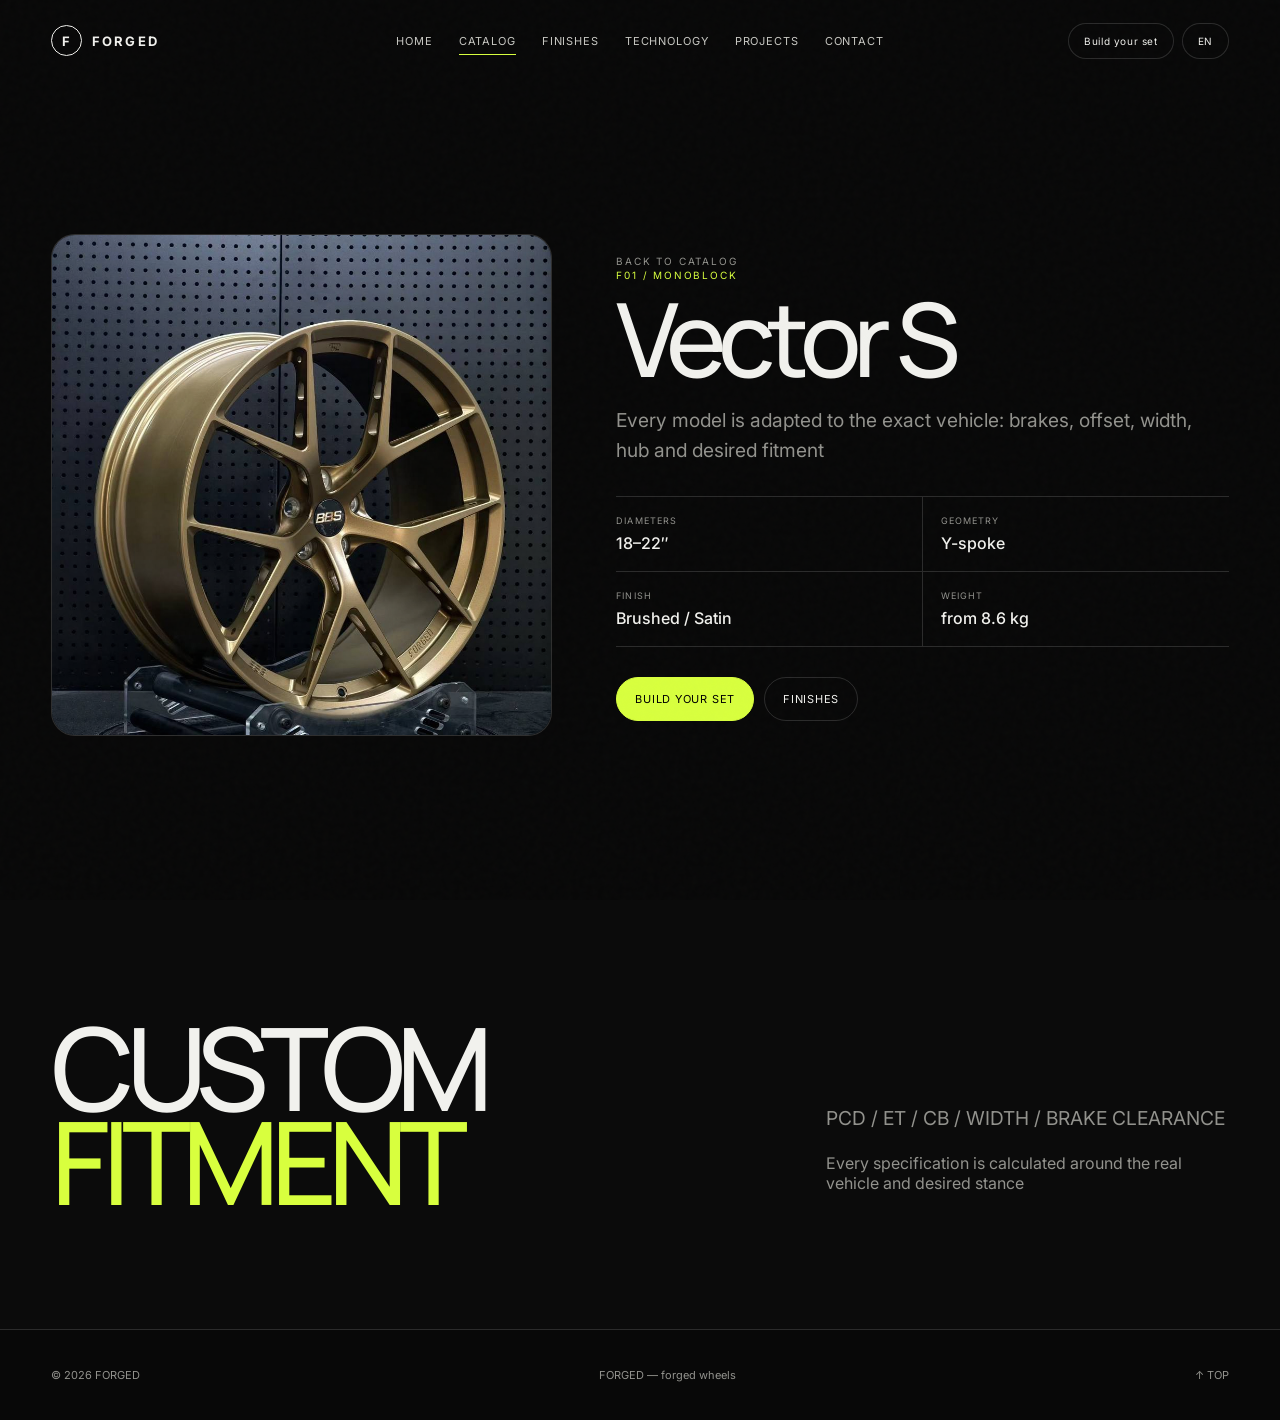
<file: model.html>
<!doctype html>
<html lang="ru">
 <head>
  <meta charset="utf-8"/>
  <meta content="width=device-width,initial-scale=1,viewport-fit=cover" name="viewport"/>
  <meta content="#080808" name="theme-color"/>
  <meta content="dark" name="color-scheme"/>
  <style>html,body{background:#080808;color:#f1f1ed}</style>
  <title>
   FORGED — Model
  </title>
  <link href="style.css" rel="stylesheet"/>
 </head>
 <body id="top">
  <div class="noise">
  </div>
  <div class="progress">
  </div>
  <header class="header">
   <a class="logo" href="index.html">
    <span class="logo-mark">
     F
    </span>
    <span>
     FORGED
    </span>
   </a>
   <nav class="nav">
    <a class="" data-i18n="nav_home" href="index.html">
     Главная
    </a>
    <a class="active" data-i18n="nav_catalog" href="catalog.html">
     Каталог
    </a>
    <a class="" data-i18n="nav_finishes" href="finishes.html">
     Покрытия
    </a>
    <a class="" data-i18n="nav_tech" href="technology.html">
     Технологии
    </a>
    <a class="" data-i18n="nav_projects" href="projects.html">
     Проекты
    </a>
    <a class="" data-i18n="nav_contact" href="contact.html">
     Контакты
    </a>
   </nav>
   <div class="header-actions">
    <a class="pill cta-pill" data-i18n="quote" href="contact.html">
     Рассчитать комплект
    </a>
    <div class="locale">
     <button class="pill locale-btn" data-locale-label="">
      RU
     </button>
     <div class="locale-menu">
      <button data-lang="ru">
       Русский
      </button>
      <button data-lang="en">
       English
      </button>
      <button data-lang="ja">
       日本語
      </button>
      <button data-lang="zh">
       简体中文
      </button>
     </div>
    </div>
    <button aria-label="Menu" class="menu-btn">
     <span>
     </span>
     <span>
     </span>
    </button>
   </div>
  </header>
  <div class="mobile-menu">
   <a href="index.html">
    <span data-i18n="nav_home">
     Главная
    </span>
    <small>
     01
    </small>
   </a>
   <a href="catalog.html">
    <span data-i18n="nav_catalog">
     Каталог
    </span>
    <small>
     02
    </small>
   </a>
   <a href="finishes.html">
    <span data-i18n="nav_finishes">
     Покрытия
    </span>
    <small>
     03
    </small>
   </a>
   <a href="technology.html">
    <span data-i18n="nav_tech">
     Технологии
    </span>
    <small>
     04
    </small>
   </a>
   <a href="projects.html">
    <span data-i18n="nav_projects">
     Проекты
    </span>
    <small>
     05
    </small>
   </a>
   <a href="contact.html">
    <span data-i18n="nav_contact">
     Контакты
    </span>
    <small>
     06
    </small>
   </a>
   <div style="margin-top:25px">
    <div class="locale">
     <button class="pill locale-btn" data-locale-label="">
      RU
     </button>
     <div class="locale-menu">
      <button data-lang="ru">
       Русский
      </button>
      <button data-lang="en">
       English
      </button>
      <button data-lang="ja">
       日本語
      </button>
      <button data-lang="zh">
       简体中文
      </button>
     </div>
    </div>
   </div>
  </div>
  <main>
   <section class="model-hero">
    <div class="model-visual reveal">
     <img alt="Wheel model" id="modelImage" src="assets/BBSWheel.jpg"/>
    </div>
    <div class="model-copy reveal">
     <a class="kicker" data-i18n="back" href="catalog.html">
      Назад в каталог
     </a>
     <div class="model-code" id="modelCode">
      F01 / MONOBLOCK
     </div>
     <h1 id="modelName">
      Vector S
     </h1>
     <p class="lead muted" data-i18n="model_text">
      Каждая модель адаптируется под конкретный автомобиль: тормоза, вылет, ширину, ступицу и желаемую посадку
     </p>
<div class="spec-grid">
      <div class="spec">
       <small data-i18n="diameter">
        Диаметры
       </small>
       <b id="modelSizes">
       </b>
      </div>
      <div class="spec">
       <small data-i18n="design">
        Геометрия
       </small>
       <b id="modelSpokes">
       </b>
      </div>
      <div class="spec">
       <small data-i18n="finish">
        Покрытие
       </small>
       <b id="modelFinish">
       </b>
      </div>
      <div class="spec">
       <small data-i18n="weight">
        Вес
       </small>
       <b id="modelWeight">
       </b>
      </div>
     </div>
     <div class="actions">
      <a class="btn primary" data-i18n="quote" href="contact.html">
       Рассчитать комплект
      </a>
      <a class="btn" data-i18n="nav_finishes" href="finishes.html">
       Покрытия
      </a>
     </div>
    </div>
   </section>
   <section class="section" style="background:#0b0b0b">
    <div class="two-col">
     <h2 class="display reveal">
      CUSTOM
      <br/>
      <em>
       FITMENT
      </em>
     </h2>
     <div class="reveal">
      <p class="lead muted">
       PCD / ET / CB / WIDTH / BRAKE CLEARANCE
      </p>
      <p class="muted">
       Every specification is calculated around the real vehicle and desired stance
      </p>
     </div>
    </div>
   </section>
  </main>
  <script>
   document.addEventListener('DOMContentLoaded', () => {
    const id = new URLSearchParams(location.search).get('id') || 'f01';
    const models = window.FORGED_MODELS || [];
    const m = models.find(x => x.id === id) || models[0];

    document.getElementById('modelImage').src = m.image;
    document.getElementById('modelCode').textContent = m.id.toUpperCase() + ' / MONOBLOCK';
    document.getElementById('modelName').textContent = m.name;
    document.getElementById('modelSizes').textContent = m.sizes;
    document.getElementById('modelSpokes').textContent = m.spokes;
    document.getElementById('modelFinish').textContent = m.finish;
    document.getElementById('modelWeight').textContent = m.weight;
});
</script>
  <footer>
   <span>
    ©
    <span data-year="">
    </span>
    FORGED
   </span>
   <span data-i18n="footer">
    FORGED — forged wheels
   </span>
   <a href="#top">
    ↑ TOP
   </a>
  </footer>
  <script src="models.js">
  </script>
  <script src="i18n.js">
  </script>
  <script src="script.js">
  </script>
 </body>
</html>
</file>
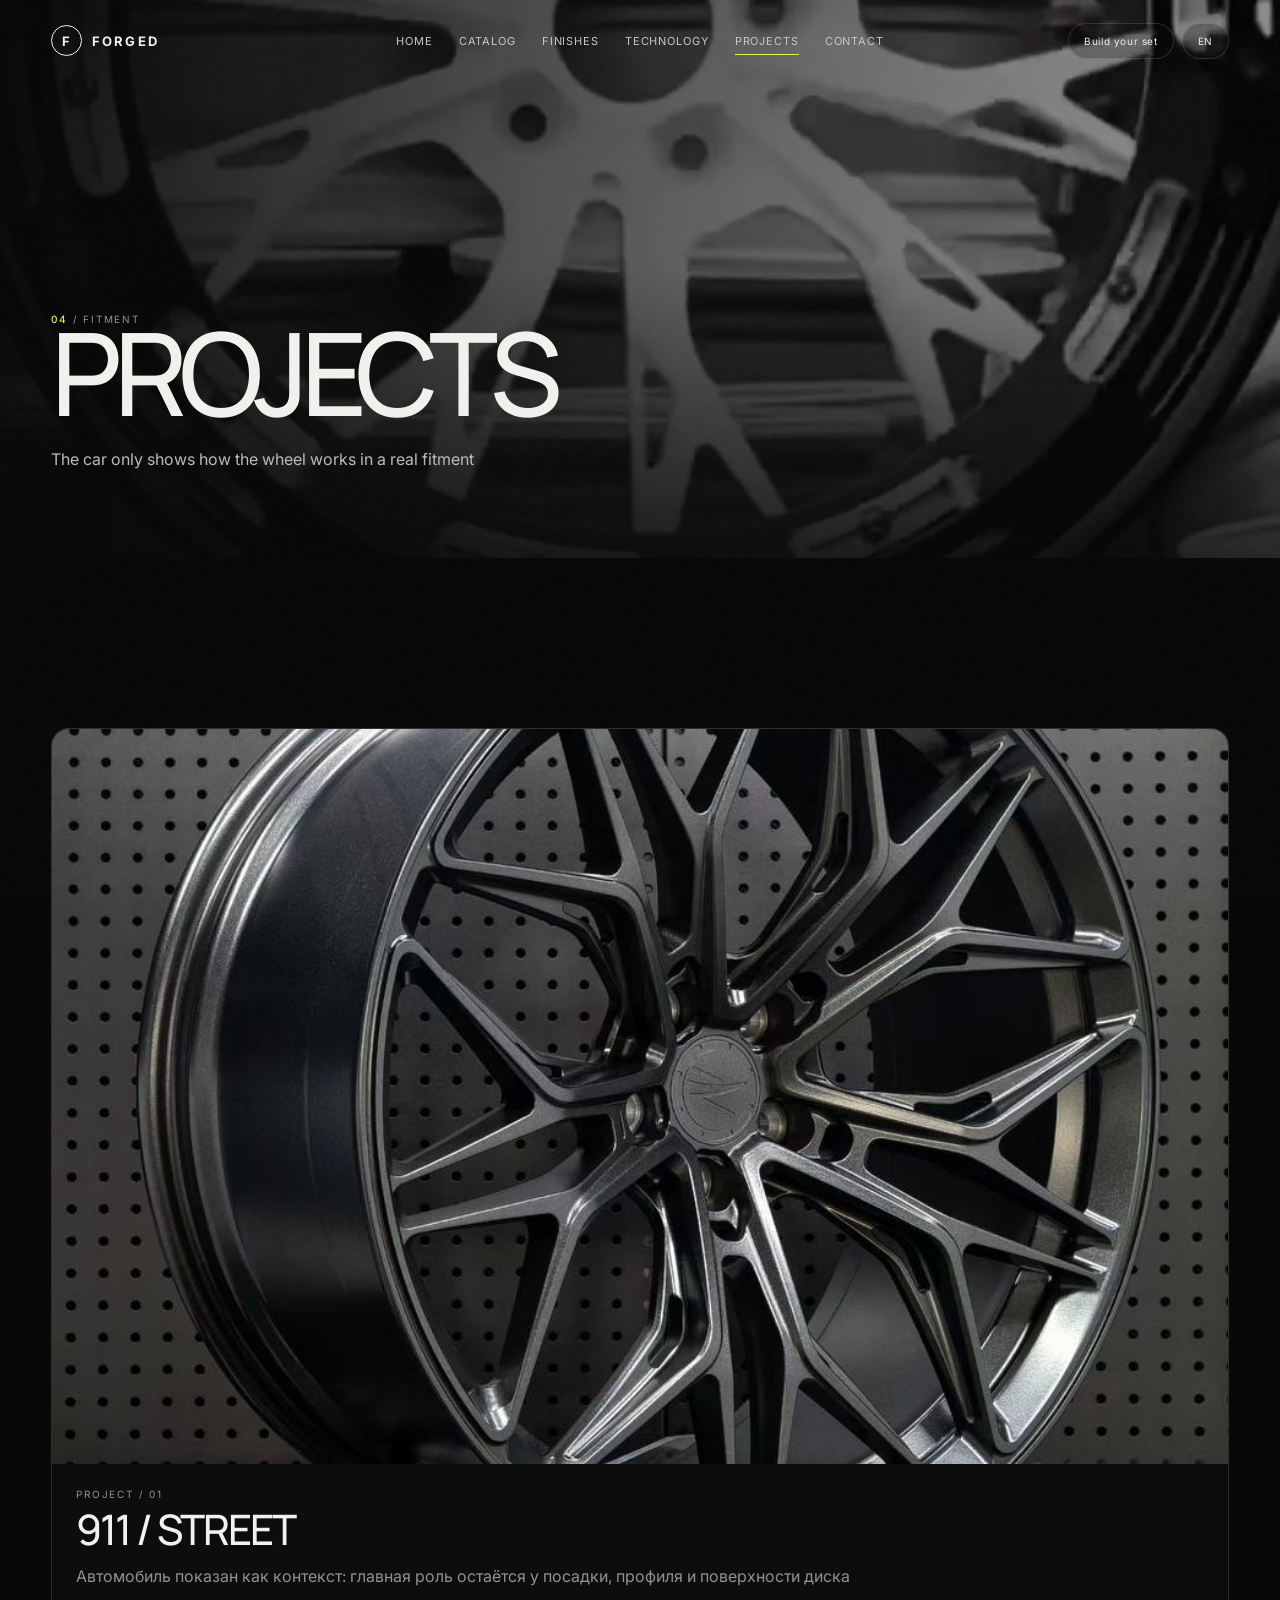
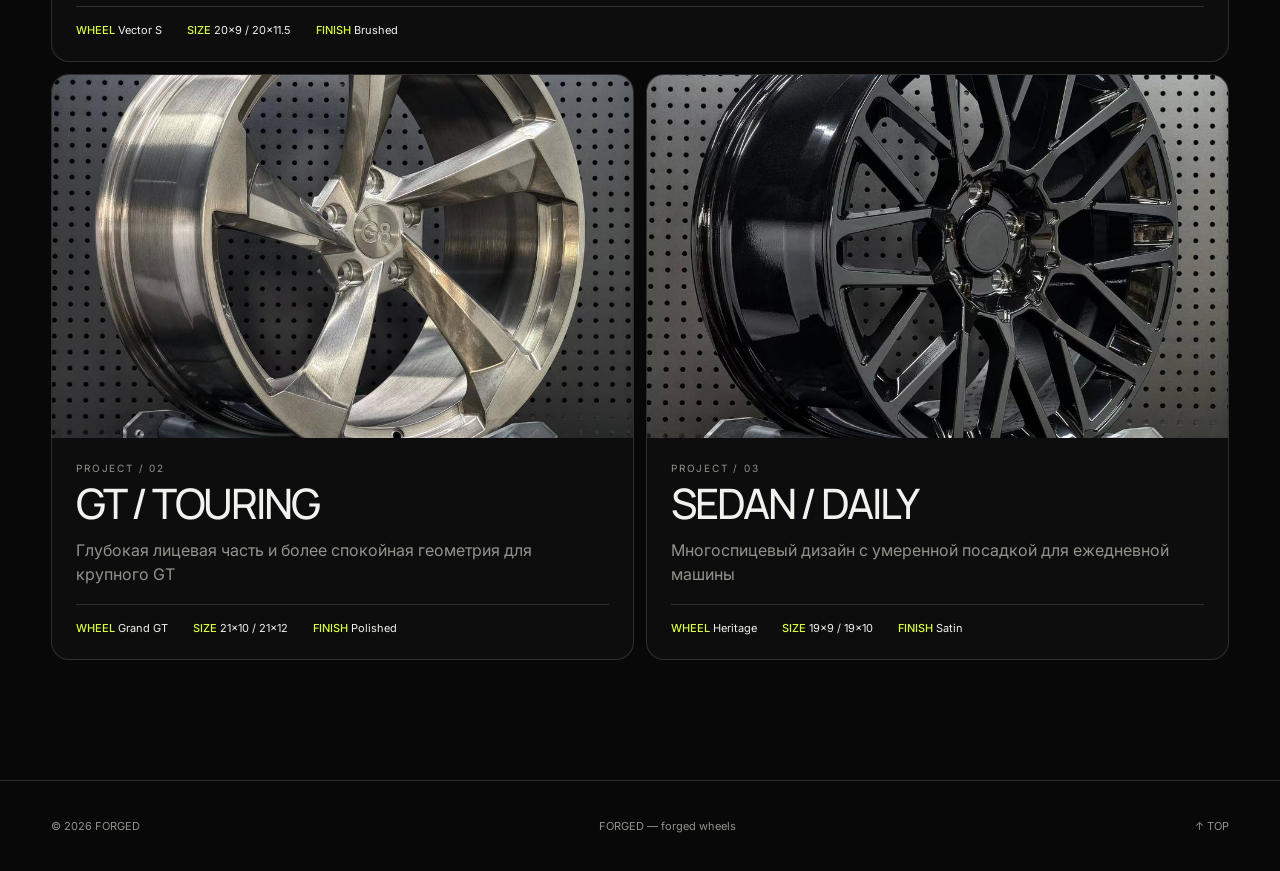
<file: projects.html>
<!doctype html>
<html lang="ru">
 <head>
  <meta charset="utf-8"/>
  <meta content="width=device-width,initial-scale=1,viewport-fit=cover" name="viewport"/>
  <meta content="#080808" name="theme-color"/>
  <meta content="dark" name="color-scheme"/>
  <style>html,body{background:#080808;color:#f1f1ed}</style>
  <title>
   FORGED — Projects
  </title>
  <link href="style.css" rel="stylesheet"/>
 </head>
 <body id="top">
  <div class="noise">
  </div>
  <div class="progress">
  </div>
  <header class="header">
   <a class="logo" href="index.html">
    <span class="logo-mark">
     F
    </span>
    <span>
     FORGED
    </span>
   </a>
   <nav class="nav">
    <a class="" data-i18n="nav_home" href="index.html">
     Главная
    </a>
    <a class="" data-i18n="nav_catalog" href="catalog.html">
     Каталог
    </a>
    <a class="" data-i18n="nav_finishes" href="finishes.html">
     Покрытия
    </a>
    <a class="" data-i18n="nav_tech" href="technology.html">
     Технологии
    </a>
    <a class="active" data-i18n="nav_projects" href="projects.html">
     Проекты
    </a>
    <a class="" data-i18n="nav_contact" href="contact.html">
     Контакты
    </a>
   </nav>
   <div class="header-actions">
    <a class="pill cta-pill" data-i18n="quote" href="contact.html">
     Рассчитать комплект
    </a>
    <div class="locale">
     <button class="pill locale-btn" data-locale-label="">
      RU
     </button>
     <div class="locale-menu">
      <button data-lang="ru">
       Русский
      </button>
      <button data-lang="en">
       English
      </button>
      <button data-lang="ja">
       日本語
      </button>
      <button data-lang="zh">
       简体中文
      </button>
     </div>
    </div>
    <button aria-label="Menu" class="menu-btn">
     <span>
     </span>
     <span>
     </span>
    </button>
   </div>
  </header>
  <div class="mobile-menu">
   <a href="index.html">
    <span data-i18n="nav_home">
     Главная
    </span>
    <small>
     01
    </small>
   </a>
   <a href="catalog.html">
    <span data-i18n="nav_catalog">
     Каталог
    </span>
    <small>
     02
    </small>
   </a>
   <a href="finishes.html">
    <span data-i18n="nav_finishes">
     Покрытия
    </span>
    <small>
     03
    </small>
   </a>
   <a href="technology.html">
    <span data-i18n="nav_tech">
     Технологии
    </span>
    <small>
     04
    </small>
   </a>
   <a href="projects.html">
    <span data-i18n="nav_projects">
     Проекты
    </span>
    <small>
     05
    </small>
   </a>
   <a href="contact.html">
    <span data-i18n="nav_contact">
     Контакты
    </span>
    <small>
     06
    </small>
   </a>
   <div style="margin-top:25px">
    <div class="locale">
     <button class="pill locale-btn" data-locale-label="">
      RU
     </button>
     <div class="locale-menu">
      <button data-lang="ru">
       Русский
      </button>
      <button data-lang="en">
       English
      </button>
      <button data-lang="ja">
       日本語
      </button>
      <button data-lang="zh">
       简体中文
      </button>
     </div>
    </div>
   </div>
  </div>
  <main>
   <section class="page-hero">
    <div class="page-hero-media" aria-hidden="true">
     <video class="page-hero-video" autoplay muted loop playsinline webkit-playsinline preload="metadata" poster="assets/hero-bg-poster.jpg">
      <source src="assets/hero-bg.mp4" type="video/mp4"/>
     </video>
     <div class="page-hero-shade"></div>
    </div>
    <div class="content">
     <div class="kicker">
      <b>
       04
      </b>
      / FITMENT
     </div>
     <h1 class="display" data-i18n="projects_title">
      ПРОЕКТЫ
     </h1>
     <p data-i18n="projects_p">
      Автомобиль здесь только показывает, как диск работает в реальной посадке
     </p>
    </div>
   </section>
   <section class="section">
    <div class="project-grid">
     <article class="project large reveal">
      <div class="project-media">
       <img alt="Fitment project" src="assets/photo_2026-09-11_15-07-04.jpg"/>
      </div>
      <div class="project-body">
       <div class="kicker">
        PROJECT / 01
       </div>
       <h3>
        911 / STREET
       </h3>
       <p>
        Автомобиль показан как контекст: главная роль остаётся у посадки, профиля и поверхности диска
       </p>
       <div class="project-specs">
        <span>
         <b>
          WHEEL
         </b>
         Vector S
        </span>
        <span>
         <b>
          SIZE
         </b>
         20×9 / 20×11.5
        </span>
        <span>
         <b>
          FINISH
         </b>
         Brushed
        </span>
       </div>
      </div>
     </article>
     <article class="project reveal">
      <div class="project-media">
       <img alt="Fitment project" src="assets/photo_2026-09-11_15-07-13.jpg"/>
      </div>
      <div class="project-body">
       <div class="kicker">
        PROJECT / 02
       </div>
       <h3>
        GT / TOURING
       </h3>
       <p>
        Глубокая лицевая часть и более спокойная геометрия для крупного GT
       </p>
       <div class="project-specs">
        <span>
         <b>
          WHEEL
         </b>
         Grand GT
        </span>
        <span>
         <b>
          SIZE
         </b>
         21×10 / 21×12
        </span>
        <span>
         <b>
          FINISH
         </b>
         Polished
        </span>
       </div>
      </div>
     </article>
     <article class="project reveal">
      <div class="project-media">
       <img alt="Fitment project" src="assets/photo_2026-09-11_15-07-17.jpg"/>
      </div>
      <div class="project-body">
       <div class="kicker">
        PROJECT / 03
       </div>
       <h3>
        SEDAN / DAILY
       </h3>
       <p>
        Многоспицевый дизайн с умеренной посадкой для ежедневной машины
       </p>
       <div class="project-specs">
        <span>
         <b>
          WHEEL
         </b>
         Heritage
        </span>
        <span>
         <b>
          SIZE
         </b>
         19×9 / 19×10
        </span>
        <span>
         <b>
          FINISH
         </b>
         Satin
        </span>
       </div>
      </div>
     </article>
    </div>
   </section>
  </main>
  <footer>
   <span>
    ©
    <span data-year="">
    </span>
    FORGED
   </span>
   <span data-i18n="footer">
    FORGED — forged wheels
   </span>
   <a href="#top">
    ↑ TOP
   </a>
  </footer>
  <script src="models.js">
  </script>
  <script src="i18n.js">
  </script>
  <script src="script.js">
  </script>
 </body>
</html>
</file>
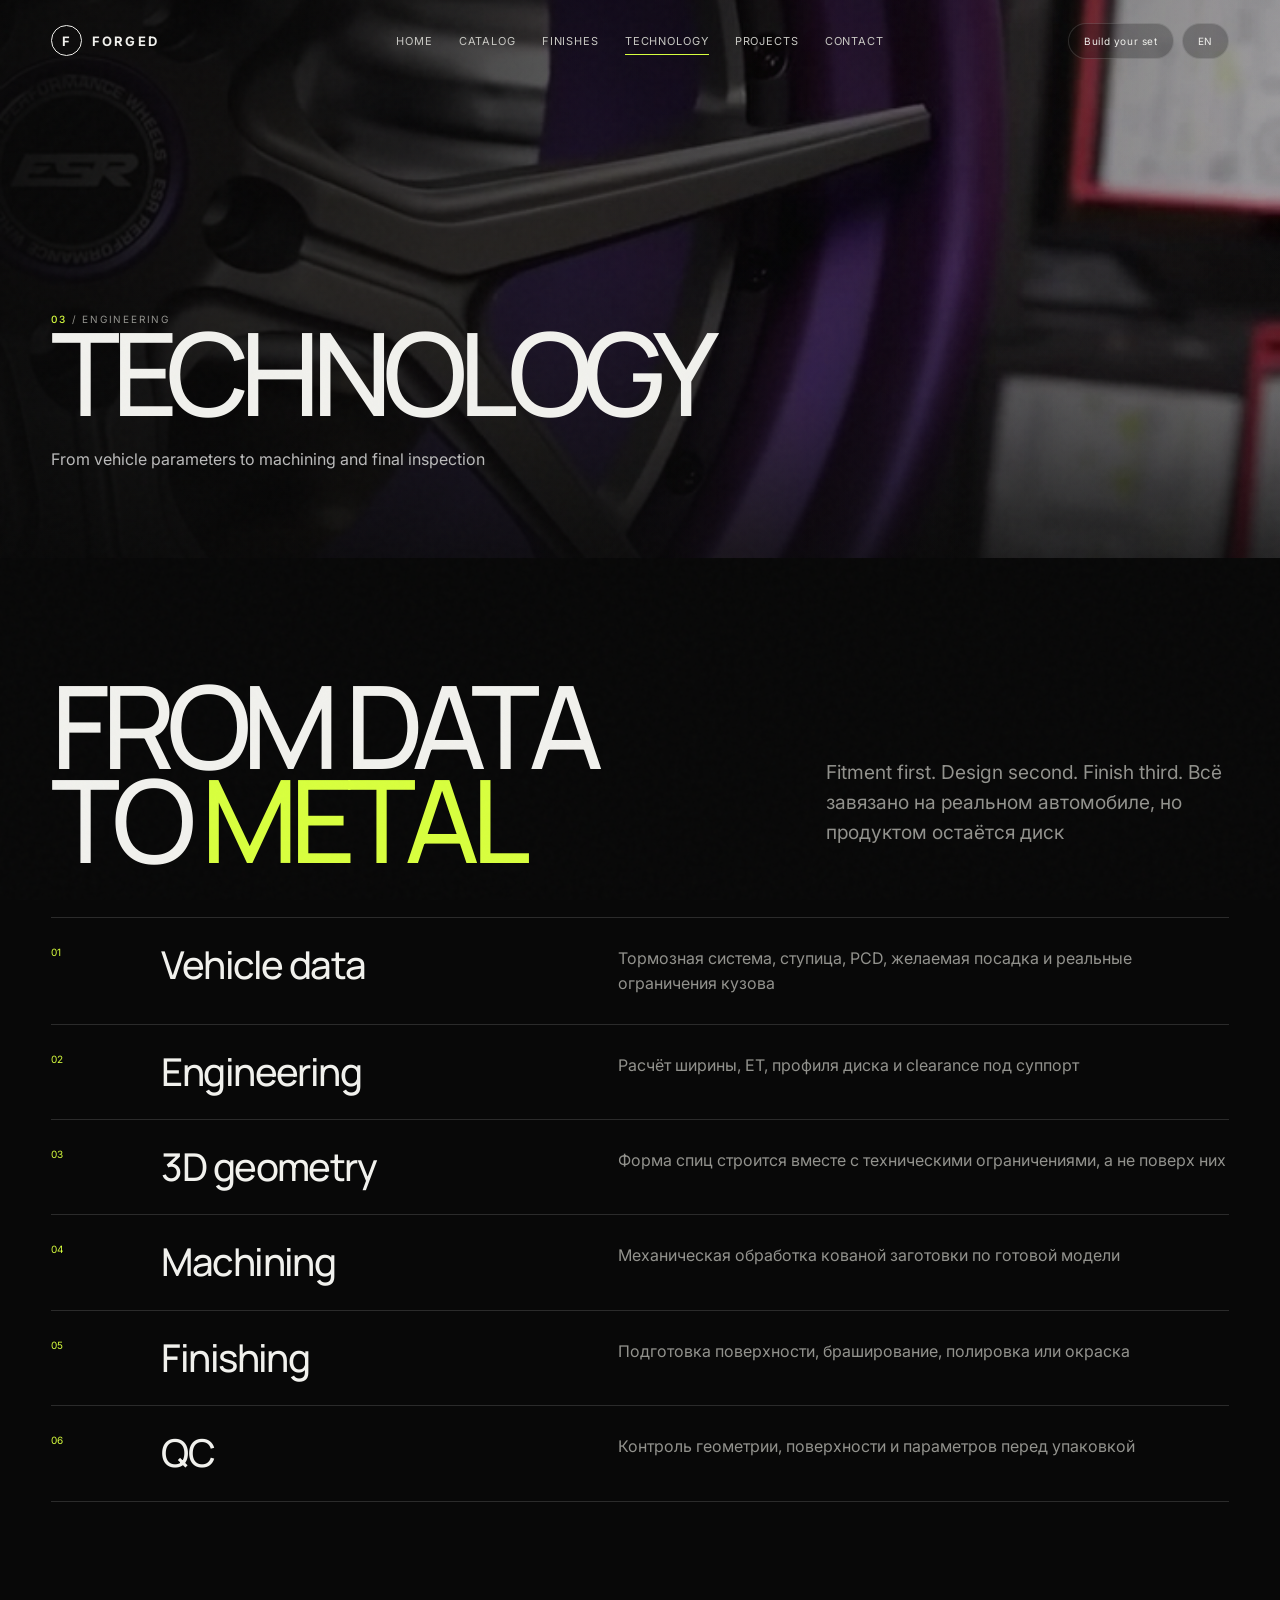
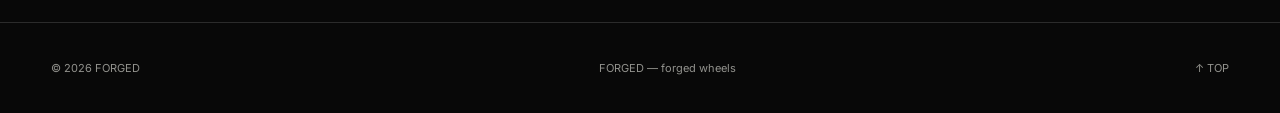
<file: technology.html>
<!doctype html>
<html lang="ru">
 <head>
  <meta charset="utf-8"/>
  <meta content="width=device-width,initial-scale=1,viewport-fit=cover" name="viewport"/>
  <meta content="#080808" name="theme-color"/>
  <meta content="dark" name="color-scheme"/>
  <style>html,body{background:#080808;color:#f1f1ed}</style>
  <title>
   FORGED — Technology
  </title>
  <link href="style.css" rel="stylesheet"/>
 </head>
 <body id="top">
  <div class="noise">
  </div>
  <div class="progress">
  </div>
  <header class="header">
   <a class="logo" href="index.html">
    <span class="logo-mark">
     F
    </span>
    <span>
     FORGED
    </span>
   </a>
   <nav class="nav">
    <a class="" data-i18n="nav_home" href="index.html">
     Главная
    </a>
    <a class="" data-i18n="nav_catalog" href="catalog.html">
     Каталог
    </a>
    <a class="" data-i18n="nav_finishes" href="finishes.html">
     Покрытия
    </a>
    <a class="active" data-i18n="nav_tech" href="technology.html">
     Технологии
    </a>
    <a class="" data-i18n="nav_projects" href="projects.html">
     Проекты
    </a>
    <a class="" data-i18n="nav_contact" href="contact.html">
     Контакты
    </a>
   </nav>
   <div class="header-actions">
    <a class="pill cta-pill" data-i18n="quote" href="contact.html">
     Рассчитать комплект
    </a>
    <div class="locale">
     <button class="pill locale-btn" data-locale-label="">
      RU
     </button>
     <div class="locale-menu">
      <button data-lang="ru">
       Русский
      </button>
      <button data-lang="en">
       English
      </button>
      <button data-lang="ja">
       日本語
      </button>
      <button data-lang="zh">
       简体中文
      </button>
     </div>
    </div>
    <button aria-label="Menu" class="menu-btn">
     <span>
     </span>
     <span>
     </span>
    </button>
   </div>
  </header>
  <div class="mobile-menu">
   <a href="index.html">
    <span data-i18n="nav_home">
     Главная
    </span>
    <small>
     01
    </small>
   </a>
   <a href="catalog.html">
    <span data-i18n="nav_catalog">
     Каталог
    </span>
    <small>
     02
    </small>
   </a>
   <a href="finishes.html">
    <span data-i18n="nav_finishes">
     Покрытия
    </span>
    <small>
     03
    </small>
   </a>
   <a href="technology.html">
    <span data-i18n="nav_tech">
     Технологии
    </span>
    <small>
     04
    </small>
   </a>
   <a href="projects.html">
    <span data-i18n="nav_projects">
     Проекты
    </span>
    <small>
     05
    </small>
   </a>
   <a href="contact.html">
    <span data-i18n="nav_contact">
     Контакты
    </span>
    <small>
     06
    </small>
   </a>
   <div style="margin-top:25px">
    <div class="locale">
     <button class="pill locale-btn" data-locale-label="">
      RU
     </button>
     <div class="locale-menu">
      <button data-lang="ru">
       Русский
      </button>
      <button data-lang="en">
       English
      </button>
      <button data-lang="ja">
       日本語
      </button>
      <button data-lang="zh">
       简体中文
      </button>
     </div>
    </div>
   </div>
  </div>
  <main>
   <section class="page-hero">
    <div class="page-hero-media" aria-hidden="true">
     <video class="page-hero-video" autoplay muted loop playsinline webkit-playsinline preload="metadata" poster="assets/wheel-loop-poster.jpg">
      <source src="assets/wheel-loop.mp4" type="video/mp4"/>
     </video>
     <div class="page-hero-shade"></div>
    </div>
    <div class="content">
     <div class="kicker">
      <b>
       03
      </b>
      / ENGINEERING
     </div>
     <h1 class="display" data-i18n="tech_title">
      ТЕХНОЛОГИИ
     </h1>
     <p data-i18n="tech_p">
      От параметров автомобиля до обработки и финального контроля
     </p>
    </div>
   </section>
   <section class="section">
    <div class="two-col">
     <h2 class="display reveal">
      FROM DATA
      <br/>
      TO
      <em>
       METAL
      </em>
     </h2>
     <p class="lead muted reveal">
      Fitment first. Design second. Finish third. Всё завязано на реальном автомобиле, но продуктом остаётся диск
     </p>
    </div>
    <div class="process-list">
     <div class="process-row reveal">
      <span class="n">
       01
      </span>
      <h3>
       Vehicle data
      </h3>
      <p>
       Тормозная система, ступица, PCD, желаемая посадка и реальные ограничения кузова
      </p>
     </div>
     <div class="process-row reveal">
      <span class="n">
       02
      </span>
      <h3>
       Engineering
      </h3>
      <p>
       Расчёт ширины, ET, профиля диска и clearance под суппорт
      </p>
     </div>
     <div class="process-row reveal">
      <span class="n">
       03
      </span>
      <h3>
       3D geometry
      </h3>
      <p>
       Форма спиц строится вместе с техническими ограничениями, а не поверх них
      </p>
     </div>
     <div class="process-row reveal">
      <span class="n">
       04
      </span>
      <h3>
       Machining
      </h3>
      <p>
       Механическая обработка кованой заготовки по готовой модели
      </p>
     </div>
     <div class="process-row reveal">
      <span class="n">
       05
      </span>
      <h3>
       Finishing
      </h3>
      <p>
       Подготовка поверхности, браширование, полировка или окраска
      </p>
     </div>
     <div class="process-row reveal">
      <span class="n">
       06
      </span>
      <h3>
       QC
      </h3>
      <p>
       Контроль геометрии, поверхности и параметров перед упаковкой
      </p>
     </div>
    </div>
   </section>
  </main>
  <footer>
   <span>
    ©
    <span data-year="">
    </span>
    FORGED
   </span>
   <span data-i18n="footer">
    FORGED — forged wheels
   </span>
   <a href="#top">
    ↑ TOP
   </a>
  </footer>
  <script src="models.js">
  </script>
  <script src="i18n.js">
  </script>
  <script src="script.js">
  </script>
 </body>
</html>
</file>
<file: style.css>
@import url('https://fonts.googleapis.com/css2?family=Inter:wght@400;500;600&family=Manrope:wght@300;400;500;600;700&display=swap');

:root {
    --bg:#080808;
    --panel:#101010;
    --panel2:#151515;
    --text:#f1f1ed;
    --muted:#92928d;
    --line:rgba(255,255,255,.14);
    --accent:#d8ff3e;
    --radius:18px
}

* {
    box-sizing:border-box
}

html {
    scroll-behavior:smooth
}

body {
    margin:0;
    background:var(--bg);
    color:var(--text);
    font-family:Inter,Arial,sans-serif;
    -webkit-font-smoothing:antialiased;
    overflow-x:hidden
}

body.menu-open {
    overflow:hidden
}

a {
    color:inherit;
    text-decoration:none
}

button,input,textarea,select {
    font:inherit
}

img {
    max-width:100%;
    display:block
}

::selection {
    background:var(--accent);
    color:#000
}

.noise {
    position:fixed;
    inset:0;
    pointer-events:none;
    z-index:1000;
    opacity:.02;
    background-image:url("data:image/svg+xml,%3Csvg viewBox='0 0 180 180' xmlns='http://www.w3.org/2000/svg'%3E%3Cfilter id='n'%3E%3CfeTurbulence type='fractalNoise' baseFrequency='.8' numOctaves='3'/%3E%3C/filter%3E%3Crect width='100%25' height='100%25' filter='url(%23n)'/%3E%3C/svg%3E")
}

.progress {
    position:fixed;
    top:0;
    left:0;
    height:2px;
    background:var(--accent);
    z-index:1001;
    width:0;
    box-shadow:0 0 18px rgba(216,255,62,.55)
}

.header {
    position:fixed;
    top:0;
    left:0;
    right:0;
    z-index:100;
    height:82px;
    padding:0 4vw;
    display:grid;
    grid-template-columns:1fr auto 1fr;
    align-items:center;
    border-bottom:1px solid transparent;
    transition:.3s
}

.header.scrolled {
    height:68px;
    background:rgba(8,8,8,.84);
    backdrop-filter:blur(18px);
    border-color:var(--line)
}

.logo {
    justify-self:start;
    display:flex;
    align-items:center;
    gap:10px;
    font-weight:700;
    letter-spacing:.16em;
    font-size:13px
}

.logo-mark {
    width:31px;
    height:31px;
    display:grid;
    place-items:center;
    border:1px solid currentColor;
    border-radius:50%;
    transition:.35s
}

.logo:hover .logo-mark {
    transform:rotate(180deg);
    background:var(--accent);
    color:#000;
    border-color:var(--accent)
}

.nav {
    display:flex;
    gap:26px;
    align-items:center
}

.nav a {
    font-size:11px;
    text-transform:uppercase;
    letter-spacing:.08em;
    color:#c8c8c3;
    position:relative
}

.nav a:after {
    content:"";
    position:absolute;
    left:0;
    right:100%;
    bottom:-7px;
    height:1px;
    background:var(--accent);
    transition:.25s
}

.nav a:hover:after,.nav a.active:after {
    right:0
}

.header-actions {
    justify-self:end;
    display:flex;
    align-items:center;
    gap:8px
}

.pill {
    border:1px solid var(--line);
    border-radius:999px;
    padding:11px 15px;
    font-size:10px;
    letter-spacing:.06em;
    transition:.2s;
    background:rgba(8,8,8,.25)
}

.pill:hover {
    background:var(--accent);
    color:#000;
    border-color:var(--accent)
}

.locale {
    position:relative
}

.locale-btn {
    color:var(--text);
    cursor:pointer
}

.locale-menu {
    position:absolute;
    right:0;
    top:calc(100% + 10px);
    min-width:180px;
    background:#0d0d0d;
    border:1px solid var(--line);
    border-radius:14px;
    padding:6px;
    opacity:0;
    visibility:hidden;
    transform:translateY(-6px);
    transition:.2s
}

.locale.open .locale-menu {
    opacity:1;
    visibility:visible;
    transform:none
}

.locale-menu button {
    width:100%;
    border:0;
    background:transparent;
    color:var(--text);
    padding:10px;
    border-radius:9px;
    text-align:left;
    cursor:pointer;
    display:flex;
    justify-content:space-between
}

.locale-menu button:hover {
    background:#191919
}

.locale-menu small {
    color:var(--muted)
}

.menu-btn {
    display:none;
    width:44px;
    height:44px;
    background:transparent;
    border:0;
    position:relative
}

.menu-btn span {
    position:absolute;
    left:9px;
    right:9px;
    height:1px;
    background:#fff;
    transition:.25s
}

.menu-btn span:first-child {
    top:16px
}

.menu-btn span:last-child {
    top:26px
}

.menu-btn.active span:first-child {
    transform:translateY(5px) rotate(45deg)
}

.menu-btn.active span:last-child {
    transform:translateY(-5px) rotate(-45deg)
}

.mobile-menu {
    display:none;
    position:fixed;
    inset:0;
    background:#080808;
    z-index:90;
    padding:100px 6vw 30px;
    transform:translateY(-102%);
    transition:.45s cubic-bezier(.2,.75,.2,1)
}

.mobile-menu.open {
    transform:none
}

.mobile-menu a {
    display:flex;
    justify-content:space-between;
    align-items:center;
    border-bottom:1px solid var(--line);
    padding:15px 0;
    font:500 clamp(34px,10vw,56px)/1 Manrope
}

.mobile-menu small {
    font:400 9px Inter;
    color:var(--muted)
}

.section {
    padding:120px 4vw
}

.kicker {
    font-size:10px;
    letter-spacing:.18em;
    color:var(--muted);
    text-transform:uppercase
}

.kicker b {
    color:var(--accent);
    font-weight:500
}

.section-line {
    padding-bottom:18px;
    border-bottom:1px solid var(--line)
}

h1,h2,h3,p {
    margin-top:0
}

.display {
    font:500 clamp(58px,9vw,142px)/.82 Manrope;
    letter-spacing:-.075em;
    margin:0
}

.display em {
    font-style:normal;
    color:var(--accent)
}

.lead {
    font-size:clamp(16px,1.5vw,21px);
    line-height:1.55
}

.muted {
    color:var(--muted)
}

.reveal {
    opacity:0;
    transform:translateY(36px);
    transition:.8s cubic-bezier(.2,.75,.2,1)
}

.reveal.visible {
    opacity:1;
    transform:none
}

.hero {
    min-height:100vh;
    min-height:100svh;
    position:relative;
    display:grid;
    grid-template-columns:1.05fr .95fr;
    align-items:center;
    padding:120px 4vw 50px;
    overflow:hidden;
    background:radial-gradient(circle at 73% 45%,#202020 0,#0c0c0c 34%,#080808 70%)
}

.hero:after {
    content:"";
    position:absolute;
    inset:auto -15% -35% 40%;
    height:70%;
    background:radial-gradient(circle,rgba(216,255,62,.12),transparent 66%);
    filter:blur(20px);
    pointer-events:none
}

.hero-copy {
    position:relative;
    z-index:2
}

.hero .kicker {
    margin-bottom:20px
}

.hero h1 {
    font:500 clamp(72px,10.5vw,168px)/.76 Manrope;
    letter-spacing:-.085em;
    margin:0
}

.hero h1 span {
    display:block
}

.hero h1 .accent {
    color:var(--accent)
}

.hero-sub {
    margin-top:34px;
    display:flex;
    gap:35px;
    align-items:end
}

.hero-sub p {
    max-width:390px;
    margin:0;
    line-height:1.55;
    color:#c7c7c2
}

.hero-wheel {
    position:relative;
    z-index:2;
    display:grid;
    place-items:center
}

.hero-wheel img {
    width:min(48vw,720px);
    filter:drop-shadow(0 32px 55px rgba(0,0,0,.55));
    animation:float 5s ease-in-out infinite
}

.wheel-ring {
    position:absolute;
    width:min(42vw,630px);
    aspect-ratio:1;
    border:1px solid rgba(216,255,62,.25);
    border-radius:50%;
    animation:spin 20s linear infinite
}

.wheel-ring:before,.wheel-ring:after {
    content:"";
    position:absolute;
    inset:4%;
    border:1px dashed rgba(255,255,255,.09);
    border-radius:50%
}

.wheel-ring:after {
    inset:12%
}

@keyframes float {
    50% {
        transform:translateY(-12px) rotate(1deg)
    }
}

@keyframes spin {
    to {
        transform:rotate(360deg)
    }
}

.circle-btn {
    width:104px;
    height:104px;
    border:1px solid rgba(255,255,255,.35);
    border-radius:50%;
    display:grid;
    place-items:center;
    text-transform:uppercase;
    font-size:10px;
    transition:.25s;
    flex:0 0 auto
}

.circle-btn:hover {
    background:var(--accent);
    color:#000;
    border-color:var(--accent);
    transform:rotate(-8deg)
}

.ticker {
    border-block:1px solid var(--line);
    overflow:hidden;
    background:#0b0b0b
}

.ticker-track {
    display:flex;
    width:max-content;
    gap:28px;
    align-items:center;
    padding:17px 0;
    animation:ticker 28s linear infinite
}

.ticker span {
    font:500 28px/1 Manrope;
    letter-spacing:-.04em
}

.ticker b {
    color:var(--accent)
}

@keyframes ticker {
    to {
        transform:translateX(-50%)
    }
}

.two-col {
    display:grid;
    grid-template-columns:1.25fr .75fr;
    gap:8vw;
    align-items:end
}

.feature-grid {
    display:grid;
    grid-template-columns:repeat(4,1fr);
    gap:10px;
    margin-top:55px
}

.feature {
    border:1px solid var(--line);
    border-radius:var(--radius);
    padding:24px;
    min-height:260px;
    background:linear-gradient(180deg,#111,#0b0b0b);
    display:flex;
    flex-direction:column;
    transition:.3s
}

.feature:hover {
    transform:translateY(-5px);
    border-color:rgba(216,255,62,.4)
}

.feature .num {
    color:var(--accent);
    font-size:10px
}

.feature h3 {
    font:500 29px/1 Manrope;
    letter-spacing:-.04em;
    margin:42px 0 14px
}

.feature p {
    margin:0;
    color:var(--muted);
    line-height:1.5;
    font-size:14px
}

.feature .go {
    margin-top:auto;
    font-size:20px;
    opacity:.5
}

.product-strip {
    display:grid;
    grid-template-columns:repeat(3,1fr);
    gap:12px;
    margin-top:55px
}

.product-card {
    background:#0e0e0e;
    border:1px solid var(--line);
    border-radius:var(--radius);
    overflow:hidden;
    transition:.3s
}

.product-card:hover {
    transform:translateY(-5px);
    border-color:rgba(216,255,62,.45)
}

.product-img {
    aspect-ratio:1/1;
    background:#0b0b0b;
    overflow:hidden;
    position:relative
}

.product-img img {
    width:100%;
    height:100%;
    object-fit:cover;
    transition:.6s
}

.product-card:hover img {
    transform:scale(1.04) rotate(1deg)
}

.badge {
    position:absolute;
    top:14px;
    left:14px;
    border:1px solid rgba(255,255,255,.2);
    background:rgba(8,8,8,.7);
    backdrop-filter:blur(8px);
    border-radius:999px;
    padding:7px 10px;
    font-size:9px;
    text-transform:uppercase;
    letter-spacing:.1em
}

.product-body {
    padding:22px
}

.product-code {
    color:var(--muted);
    font-size:9px;
    letter-spacing:.14em
}

.product-body h3 {
    font:500 clamp(28px,3vw,46px)/1 Manrope;
    letter-spacing:-.05em;
    margin:8px 0 14px
}

.meta {
    display:flex;
    justify-content:space-between;
    gap:15px;
    border-top:1px solid var(--line);
    padding-top:15px;
    color:#bbb;
    font-size:12px
}

.product-link {
    display:flex;
    justify-content:space-between;
    margin-top:18px;
    font-size:11px;
    text-transform:uppercase;
    letter-spacing:.08em
}

.product-link span:last-child {
    color:var(--accent)
}

.page-hero {
    padding:150px 4vw 70px;
    min-height:62svh;
    display:grid;
    align-items:end;
    background:radial-gradient(circle at 75% 40%,#1b1b1b,#080808 58%);
    position:relative;
    overflow:hidden
}

.page-hero .ghost {
    position:absolute;
    right:2vw;
    bottom:-15%;
    width:min(55vw,680px);
    opacity:.45;
    filter:grayscale(.2)
}

.page-hero .content {
    position:relative;
    z-index:2;
    max-width:1050px
}

.page-hero p {
    max-width:530px;
    margin-top:28px;
    color:#bbb;
    line-height:1.55
}

.filters {
    display:flex;
    gap:9px;
    flex-wrap:wrap;
    margin:35px 0
}

.filter {
    border:1px solid var(--line);
    background:transparent;
    color:var(--text);
    border-radius:999px;
    padding:11px 17px;
    font-size:11px;
    cursor:pointer
}

.filter.active,.filter:hover {
    background:var(--accent);
    color:#000;
    border-color:var(--accent)
}

.catalog-grid {
    display:grid;
    grid-template-columns:repeat(3,1fr);
    gap:12px
}

.product-card.hidden {
    display:none
}

.model-hero {
    padding:130px 4vw 60px;
    display:grid;
    grid-template-columns:.9fr 1.1fr;
    gap:5vw;
    min-height:100vh;
    min-height:100svh;
    align-items:center
}

.model-visual {
    position:relative;
    background:radial-gradient(circle,#252525,#0c0c0c 65%);
    border:1px solid var(--line);
    border-radius:24px;
    overflow:hidden
}

.model-visual img {
    width:100%;
    aspect-ratio:1;
    object-fit:cover
}

.model-copy .model-code {
    color:var(--accent);
    font-size:10px;
    letter-spacing:.18em
}

.model-copy h1 {
    font:500 clamp(68px,8vw,132px)/.83 Manrope;
    letter-spacing:-.075em;
    margin:15px 0 25px
}

.model-copy .price {
    font-size:22px;
    margin:25px 0
}

.spec-grid {
    display:grid;
    grid-template-columns:1fr 1fr;
    border-top:1px solid var(--line);
    margin:30px 0
}

.spec {
    padding:18px 0;
    border-bottom:1px solid var(--line)
}

.spec:nth-child(odd) {
    border-right:1px solid var(--line);
    padding-right:18px
}

.spec:nth-child(even) {
    padding-left:18px
}

.spec small {
    display:block;
    color:var(--muted);
    font-size:9px;
    letter-spacing:.12em;
    text-transform:uppercase;
    margin-bottom:7px
}

.spec b {
    font-weight:500
}

.actions {
    display:flex;
    gap:10px;
    flex-wrap:wrap
}

.btn {
    display:inline-flex;
    align-items:center;
    justify-content:space-between;
    gap:30px;
    border:1px solid var(--line);
    border-radius:999px;
    padding:14px 18px;
    font-size:11px;
    text-transform:uppercase;
    letter-spacing:.07em;
    transition:.2s
}

.btn.primary {
    background:var(--accent);
    color:#000;
    border-color:var(--accent)
}

.btn:hover {
    transform:translateY(-2px)
}

.finish-grid {
    display:grid;
    grid-template-columns:1fr 1fr;
    gap:12px;
    margin-top:55px
}

.finish-card {
    min-height:520px;
    border-radius:var(--radius);
    border:1px solid var(--line);
    overflow:hidden;
    position:relative;
    background:#111
}

.finish-card .surface {
    position:absolute;
    inset:0;
    background:radial-gradient(circle at 60% 42%,#eee 0,#999 12%,#444 32%,#111 66%)
}

.finish-card.brushed .surface {
    background:repeating-linear-gradient(115deg,#c5c5c5 0 2px,#777 2px 4px,#b0b0b0 4px 6px,#444 6px 8px)
}

.finish-card.black .surface {
    background:radial-gradient(circle at 58% 40%,#555,#111 40%,#030303 75%)
}

.finish-card.bronze .surface {
    background:radial-gradient(circle at 58% 40%,#c7a370,#67513b 38%,#19130e 75%)
}

.finish-card:after {
    content:"";
    position:absolute;
    inset:0;
    background:linear-gradient(180deg,transparent 35%,rgba(0,0,0,.82))
}

.finish-content {
    position:absolute;
    z-index:2;
    left:24px;
    right:24px;
    bottom:24px
}

.finish-content h3 {
    font:500 48px/1 Manrope;
    letter-spacing:-.055em;
    margin-bottom:10px
}

.finish-content p {
    color:#c5c5c0;
    max-width:420px;
    margin:0;
    line-height:1.5
}

.process-list {
    border-top:1px solid var(--line);
    margin-top:50px
}

.process-row {
    display:grid;
    grid-template-columns:80px .7fr 1fr;
    gap:30px;
    align-items:start;
    padding:28px 0;
    border-bottom:1px solid var(--line)
}

.process-row .n {
    color:var(--accent);
    font-size:10px
}

.process-row h3 {
    font:500 clamp(28px,3vw,44px)/1 Manrope;
    letter-spacing:-.04em;
    margin:0
}

.process-row p {
    color:var(--muted);
    line-height:1.55;
    margin:0;
    max-width:620px
}

.project-grid {
    display:grid;
    grid-template-columns:1fr 1fr;
    gap:12px;
    margin-top:50px
}

.project {
    border:1px solid var(--line);
    border-radius:var(--radius);
    overflow:hidden;
    background:#0d0d0d
}

.project.large {
    grid-column:1/-1
}

.project-media {
    aspect-ratio:16/10;
    overflow:hidden
}

.project-media img {
    width:100%;
    height:100%;
    object-fit:cover;
    transition:.6s
}

.project:hover img {
    transform:scale(1.025)
}

.project-body {
    padding:24px
}

.project-body h3 {
    font:500 42px/1 Manrope;
    letter-spacing:-.05em;
    margin:8px 0 14px
}

.project-body p {
    color:var(--muted);
    margin:0;
    line-height:1.5
}

.project-specs {
    display:flex;
    gap:25px;
    flex-wrap:wrap;
    margin-top:18px;
    padding-top:16px;
    border-top:1px solid var(--line);
    font-size:11px
}

.project-specs b {
    color:var(--accent);
    font-weight:500
}

.contact-wrap {
    display:grid;
    grid-template-columns:1.1fr .9fr;
    gap:6vw;
    margin-top:55px
}

.contact-panel {
    border:1px solid var(--line);
    border-radius:var(--radius);
    padding:28px;
    background:#0e0e0e
}

.contact-panel label {
    display:block;
    font-size:10px;
    text-transform:uppercase;
    letter-spacing:.1em;
    color:var(--muted);
    margin-bottom:8px
}

.contact-panel input,.contact-panel textarea,.contact-panel select {
    width:100%;
    background:#080808;
    border:1px solid var(--line);
    border-radius:12px;
    color:var(--text);
    padding:14px 15px;
    margin-bottom:16px;
    outline:none
}

.contact-panel input:focus,.contact-panel textarea:focus,.contact-panel select:focus {
    border-color:rgba(216,255,62,.55)
}

.contact-panel textarea {
    min-height:140px;
    resize:vertical
}

.contact-side {
    display:flex;
    flex-direction:column;
    justify-content:space-between
}

.contact-side h2 {
    font:500 clamp(58px,7vw,110px)/.84 Manrope;
    letter-spacing:-.07em
}

.contact-links a {
    display:flex;
    justify-content:space-between;
    padding:18px 0;
    border-top:1px solid var(--line)
}

.contact-links a:last-child {
    border-bottom:1px solid var(--line)
}

.cta {
    background:var(--accent);
    color:#070707
}

.cta .display em {
    color:#070707
}

.cta .two-col {
    align-items:center
}

.cta p {
    color:#252525
}

.cta .btn {
    border-color:#111
}

.cta .btn.primary {
    background:#080808;
    color:#fff;
    border-color:#080808
}

footer {
    padding:38px 4vw;
    border-top:1px solid var(--line);
    display:flex;
    justify-content:space-between;
    align-items:center;
    color:var(--muted);
    font-size:11px
}

@media(max-width:1050px) {
    .nav,.header-actions>.pill.cta-pill {
        display:none
    }
    .header {
        grid-template-columns:1fr auto
    }
    .header-actions {
        display:flex
    }
    .menu-btn {
        display:block
    }
    .mobile-menu {
        display:block
    }
    .hero {
        grid-template-columns:1fr;
        padding-top:130px
    }
    .hero-copy {
        padding-bottom:20px
    }
    .hero-wheel {
        margin-top:-15px
    }
    .hero-wheel img {
        width:min(85vw,650px)
    }
    .wheel-ring {
        width:min(76vw,570px)
    }
    .feature-grid {
        grid-template-columns:1fr 1fr
    }
    .product-strip,.catalog-grid {
        grid-template-columns:1fr 1fr
    }
    .model-hero {
        grid-template-columns:1fr;
        min-height:auto;
        padding-top:120px
    }
    .model-visual {
        max-width:760px
    }
    .project-grid {
        grid-template-columns:1fr
    }
    .project.large {
        grid-column:auto
    }
    .contact-wrap {
        grid-template-columns:1fr
    }
}

@media(max-width:700px) {
    .header {
        height:68px;
        padding:0 5vw
    }
    .header.scrolled {
        height:62px
    }
    .section {
        padding:84px 5vw
    }
    .display {
        font-size:14vw
    }
    .hero {
        padding:110px 5vw 35px;
        min-height:100svh
    }
    .hero h1 {
        font-size:20vw
    }
    .hero-sub {
        gap:18px;
        align-items:center
    }
    .hero-sub p {
        font-size:13px
    }
    .circle-btn {
        width:78px;
        height:78px;
        font-size:8px
    }
    .hero-wheel img {
        width:96vw
    }
    .wheel-ring {
        width:86vw
    }
    .ticker span {
        font-size:23px
    }
    .two-col {
        grid-template-columns:1fr;
        gap:30px
    }
    .feature-grid {
        grid-template-columns:1fr
    }
    .feature {
        min-height:210px
    }
    .product-strip,.catalog-grid {
        grid-template-columns:1fr
    }
    .page-hero {
        padding:120px 5vw 50px;
        min-height:56svh
    }
    .page-hero .ghost {
        width:90vw;
        right:-25vw;
        opacity:.25
    }
    .filters {
        flex-wrap:nowrap;
        overflow-x:auto;
        margin-inline:-5vw;
        padding-inline:5vw;
        scrollbar-width:none
    }
    .filters::-webkit-scrollbar {
        display:none
    }
    .filter {
        flex:0 0 auto
    }
    .model-hero {
        padding:100px 5vw 45px
    }
    .model-copy h1 {
        font-size:18vw
    }
    .spec-grid {
        grid-template-columns:1fr
    }
    .spec:nth-child(odd) {
        border-right:0;
        padding-right:0
    }
    .spec:nth-child(even) {
        padding-left:0
    }
    .finish-grid {
        grid-template-columns:1fr
    }
    .finish-card {
        min-height:420px
    }
    .process-row {
        grid-template-columns:42px 1fr
    }
    .process-row p {
        grid-column:2
    }
    .project-body h3 {
        font-size:34px
    }
    .contact-wrap {
        gap:30px
    }
    .contact-panel {
        padding:20px
    }
    .contact-side h2 {
        font-size:16vw
    }
    footer {
        padding:30px 5vw;
        align-items:flex-start;
        flex-direction:column;
        gap:16px
    }
    .locale-menu {
        right:-5px
    }
}

@media(prefers-reduced-motion:reduce) {
    *,*:before,*:after {
        animation:none!important;
        transition:none!important;
        scroll-behavior:auto!important
    }
    .reveal {
        opacity:1;
        transform:none
    }
}


/* =========================================================
   V8 — MOBILE VIDEO HERO
   ========================================================= */

.video-hero {
    position: relative;
    isolation: isolate;
    overflow: hidden;
}

.hero-video-layer {
    position: absolute;
    inset: 0;
    z-index: 0;
    overflow: hidden;
    background: #080808;
}

.hero-bg-video {
    position: absolute;
    top: 0;
    right: 0;

    width: 58%;
    height: 100%;

    object-fit: cover;
    object-position: center center;

    pointer-events: none;
}

.hero-video-overlay {
    position: absolute;
    inset: 0;

    background:
        linear-gradient(
            90deg,
            rgba(8, 8, 8, 1) 0%,
            rgba(8, 8, 8, .93) 30%,
            rgba(8, 8, 8, .38) 62%,
            rgba(8, 8, 8, .12) 100%
        );
}

.hero-video-vignette {
    position: absolute;
    inset: 0;

    background:
        linear-gradient(
            180deg,
            rgba(8, 8, 8, .42) 0%,
            transparent 24%,
            transparent 68%,
            rgba(8, 8, 8, .88) 100%
        );
}

.video-hero .hero-copy {
    position: relative;
    z-index: 3;
}

.hero-wheel-decoration {
    position: absolute;
    z-index: 2;
    top: 50%;
    right: 7vw;

    width: min(35vw, 540px);
    aspect-ratio: 1;

    transform: translateY(-50%);
    pointer-events: none;
}

.hero-wheel-decoration .wheel-ring {
    width: 100%;
    height: 100%;
}

/* Full video section */
.video-showcase {
    position: relative;

    min-height: 82svh;
    overflow: hidden;

    background: #080808;
}

.showcase-video {
    position: absolute;
    inset: 0;

    width: 100%;
    height: 100%;

    object-fit: cover;
    object-position: center;

    pointer-events: none;
}

.showcase-overlay {
    position: absolute;
    inset: 0;

    background:
        linear-gradient(
            180deg,
            rgba(0, 0, 0, .08) 0%,
            rgba(0, 0, 0, .18) 42%,
            rgba(0, 0, 0, .78) 100%
        ),
        linear-gradient(
            90deg,
            rgba(0, 0, 0, .55) 0%,
            transparent 60%
        );
}

.showcase-copy {
    position: absolute;
    z-index: 2;
    left: 4vw;
    bottom: 4vw;
}

.showcase-copy .kicker {
    display: block;
    margin-bottom: 18px;
}

.showcase-copy strong {
    display: block;

    font-family: "Manrope", sans-serif;
    font-size: clamp(58px, 9vw, 150px);
    font-weight: 500;
    line-height: .78;
    letter-spacing: -.07em;

    color: #f1f1ed;
}

.showcase-copy strong::first-line {
    color: var(--accent);
}

/* Phones */
@media (max-width: 700px) {
    .video-hero {
        min-height: 100vh;
        min-height: 100svh;
        padding:
            calc(94px + env(safe-area-inset-top))
            5vw
            calc(38px + env(safe-area-inset-bottom));
    }

    .hero-video-layer {
        inset: 0;
    }

    .hero-bg-video {
        inset: 0;

        width: 100%;
        height: 100%;

        object-fit: cover;
        object-position: 50% 50%;
    }

    .hero-video-overlay {
        background:
            linear-gradient(
                180deg,
                rgba(8, 8, 8, .32) 0%,
                rgba(8, 8, 8, .08) 27%,
                rgba(8, 8, 8, .33) 55%,
                rgba(8, 8, 8, .92) 100%
            ),
            linear-gradient(
                90deg,
                rgba(8, 8, 8, .44) 0%,
                rgba(8, 8, 8, .08) 100%
            );
    }

    .hero-video-vignette {
        background:
            radial-gradient(
                circle at 50% 48%,
                transparent 15%,
                rgba(0, 0, 0, .18) 68%,
                rgba(0, 0, 0, .46) 100%
            );
    }

    .video-hero .hero-copy {
        min-height: calc(
            100svh
            - 132px
            - env(safe-area-inset-top)
            - env(safe-area-inset-bottom)
        );

        display: flex;
        flex-direction: column;
        justify-content: flex-end;
    }

    .video-hero h1 {
        font-size: clamp(61px, 19vw, 92px);
        line-height: .81;
        text-shadow: 0 3px 22px rgba(0, 0, 0, .35);
    }

    .video-hero .hero-sub {
        margin-top: 22px;
        align-items: flex-end;
    }

    .video-hero .hero-sub p {
        max-width: 220px;
        color: rgba(255, 255, 255, .86);
    }

    .hero-wheel-decoration {
        display: none;
    }

    .video-showcase {
        min-height: 72svh;
    }

    .showcase-video {
        object-position: center;
    }

    .showcase-copy {
        left: 5vw;
        right: 5vw;
        bottom: calc(7vw + env(safe-area-inset-bottom));
    }

    .showcase-copy strong {
        font-size: 14vw;
    }
}

/* Small phones */
@media (max-width: 430px) {
    .video-hero h1 {
        font-size: 18.5vw;
    }

    .video-hero .hero-sub p {
        font-size: 12px;
        max-width: 195px;
    }

    .hero-wheel-decoration {
        width: 84vw;
    }

    .video-showcase {
        min-height: 68svh;
    }
}

/* Save battery / accessibility */
@media (prefers-reduced-motion: reduce) {
    .hero-bg-video,
    .showcase-video {
        display: none;
    }

    .hero-video-layer {
        background:
            #080808
            url("assets/hero-bg-poster.jpg")
            center / cover
            no-repeat;
    }

    .video-showcase {
        background:
            #080808
            url("assets/wheel-loop-poster.jpg")
            center / cover
            no-repeat;
    }
}


/* V9 — wheel photography + video backgrounds */
.page-hero-media {
    position: absolute;
    inset: 0;
    z-index: 0;
    overflow: hidden;
}

.page-hero-video {
    width: 100%;
    height: 100%;
    object-fit: cover;
    object-position: center;
    filter: saturate(.82) contrast(1.06);
}

.page-hero-shade {
    position: absolute;
    inset: 0;
    background:
        linear-gradient(90deg, rgba(8,8,8,.94) 0%, rgba(8,8,8,.62) 42%, rgba(8,8,8,.24) 100%),
        linear-gradient(180deg, rgba(8,8,8,.22) 0%, rgba(8,8,8,.2) 48%, rgba(8,8,8,.82) 100%);
}

.page-hero .content {
    z-index: 2;
}

.product-img img,
.model-visual img,
.project-media img,
.finish-card .surface img {
    object-fit: cover;
    object-position: center;
}

.product-img img {
    transform: scale(1.001);
}

.meta {
    justify-content: flex-start;
}

.model-visual img {
    min-height: 100%;
}

.finish-card .surface {
    position: absolute;
    inset: 0;
}

.finish-card .surface img {
    width: 100%;
    height: 100%;
    filter: brightness(.72) saturate(.86);
    transition: transform .75s cubic-bezier(.2,.7,.2,1), filter .45s ease;
}

.finish-card:hover .surface img {
    transform: scale(1.045);
    filter: brightness(.82) saturate(1);
}

.finish-card::after {
    content: "";
    position: absolute;
    inset: 0;
    background: linear-gradient(180deg, rgba(0,0,0,.04) 25%, rgba(0,0,0,.78) 100%);
    pointer-events: none;
}

.finish-card .finish-content {
    z-index: 2;
}

.project-media img {
    filter: saturate(.88);
}

@media(max-width:700px) {
    .page-hero-video {
        object-position: 50% 50%;
    }
    .page-hero-shade {
        background:
            linear-gradient(180deg, rgba(8,8,8,.24) 0%, rgba(8,8,8,.34) 42%, rgba(8,8,8,.88) 100%),
            linear-gradient(90deg, rgba(8,8,8,.58) 0%, rgba(8,8,8,.18) 100%);
    }
}


/* Carbon finish */
.finish-card.carbon {
    grid-column: 1 / -1;
    min-height: 460px;
}

.finish-card.carbon .surface img {
    object-position: center;
}

@media (max-width: 700px) {
    .finish-card.carbon {
        grid-column: auto;
        min-height: 420px;
    }
}
</file>
